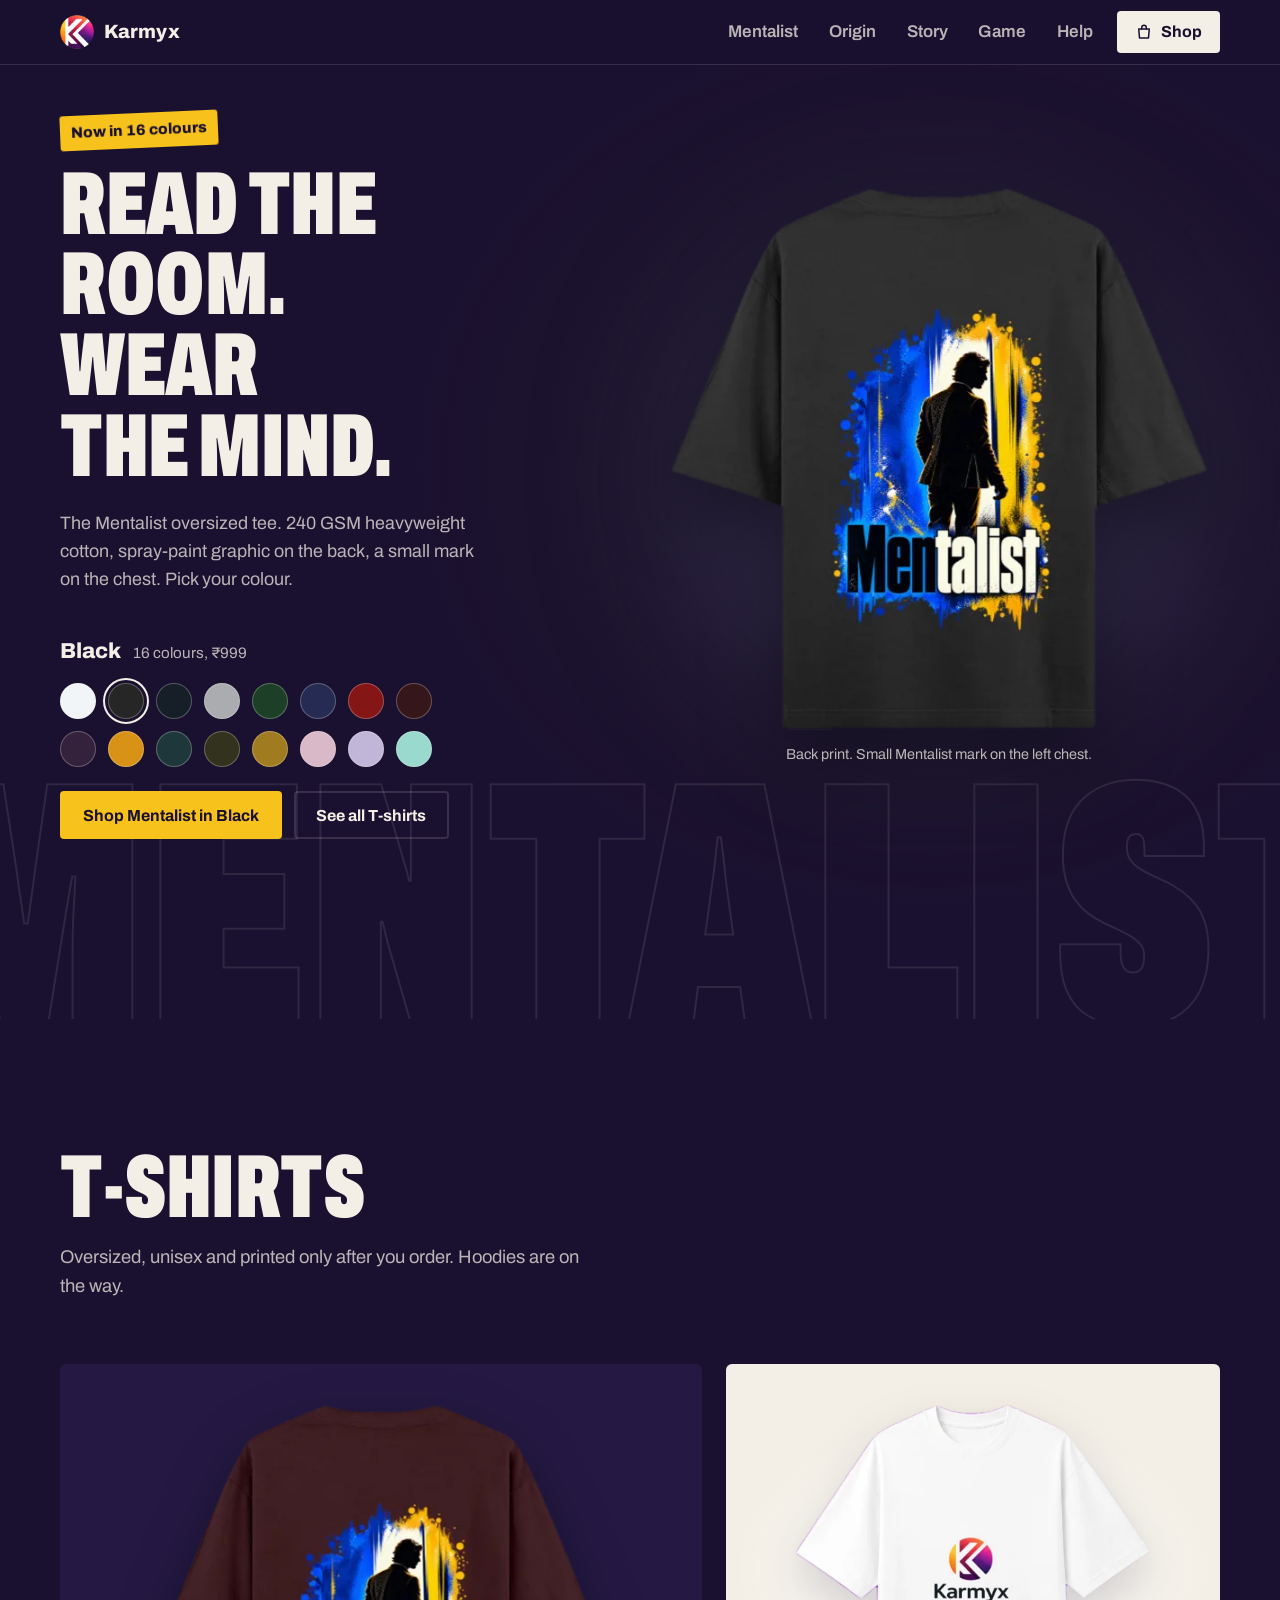
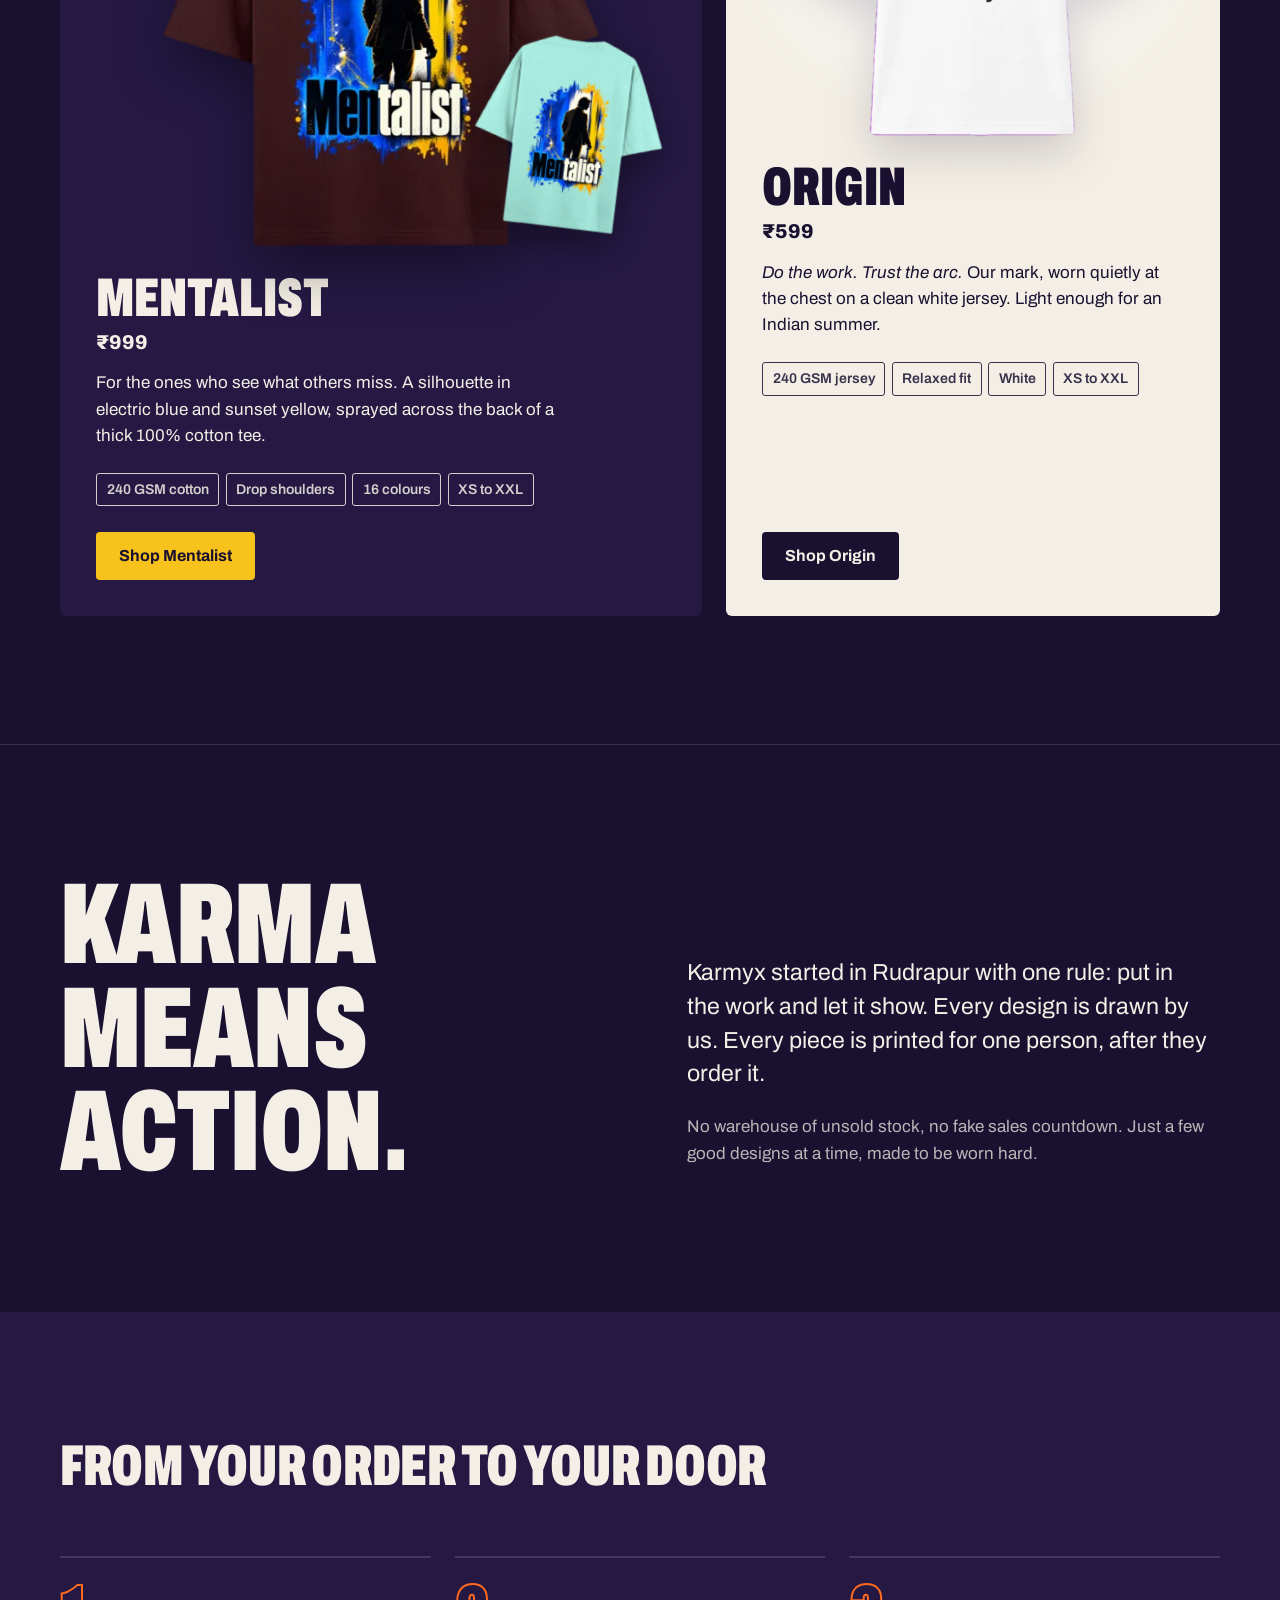
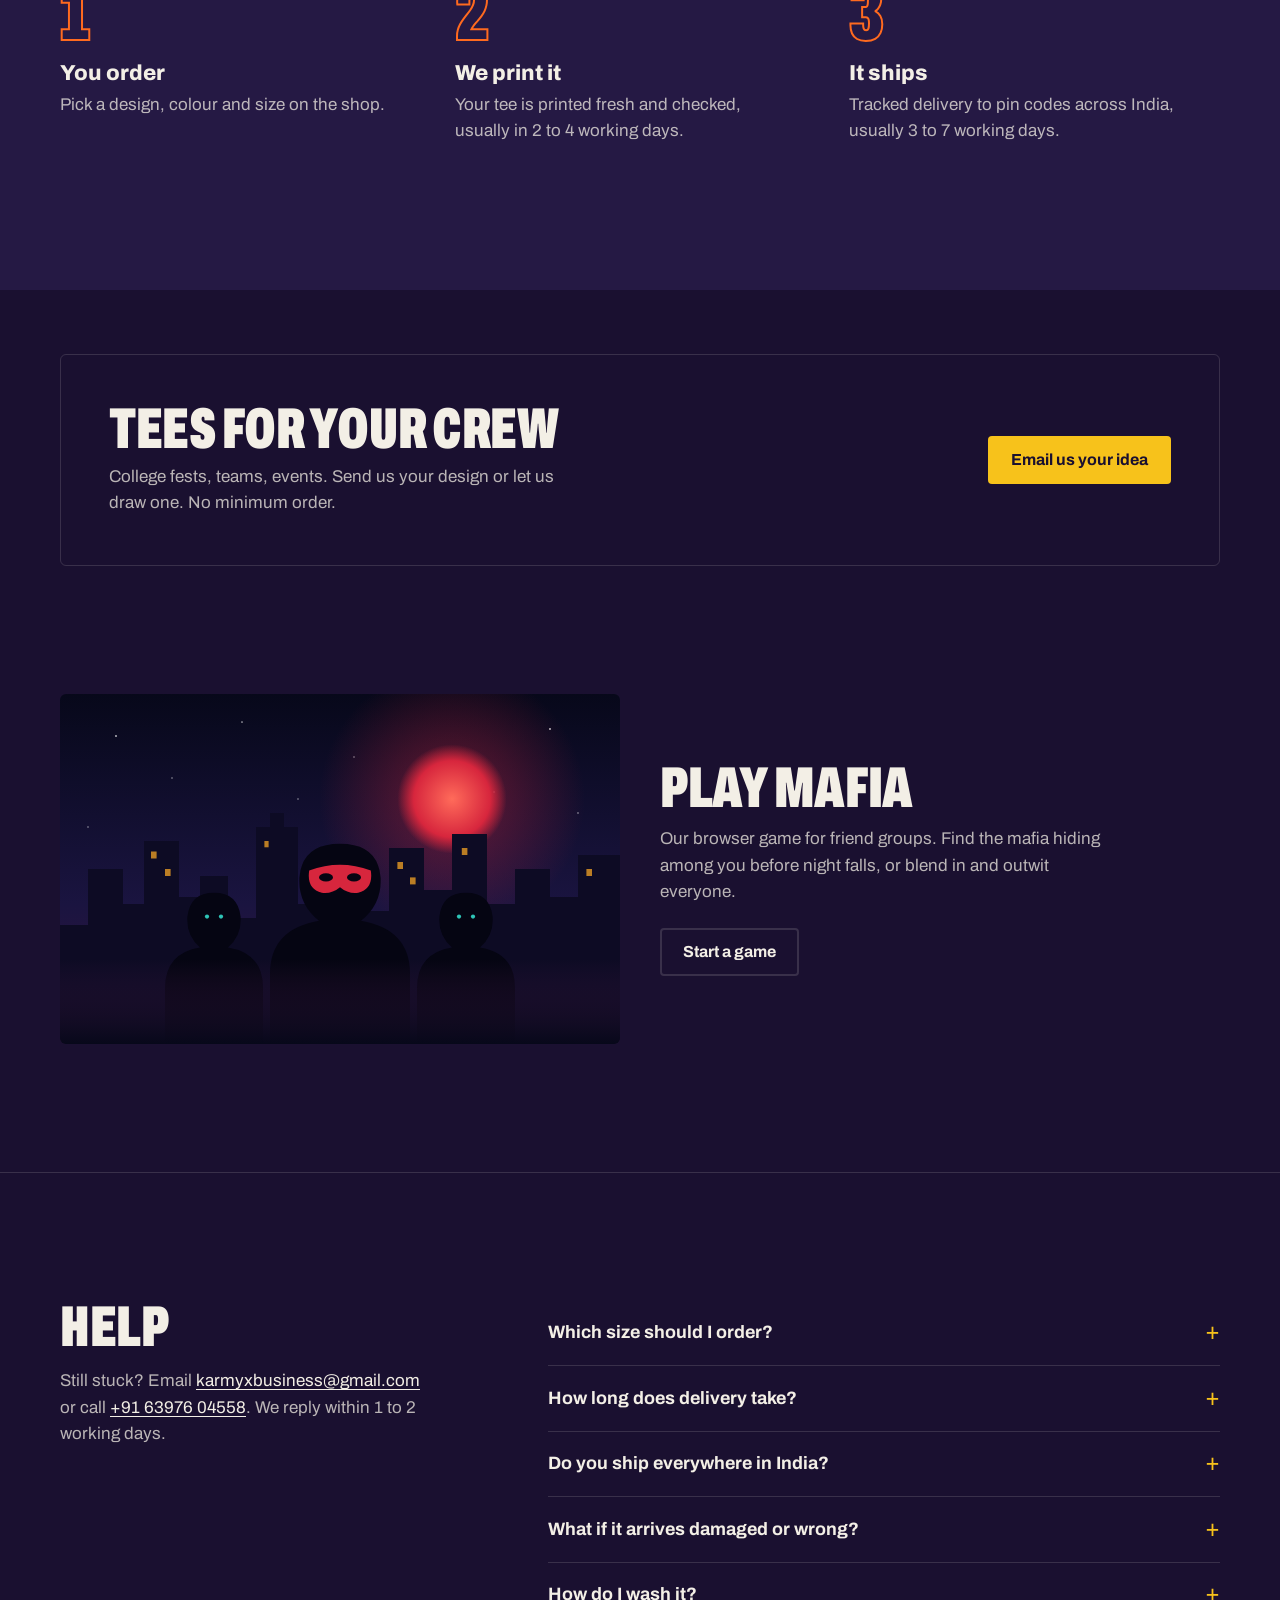
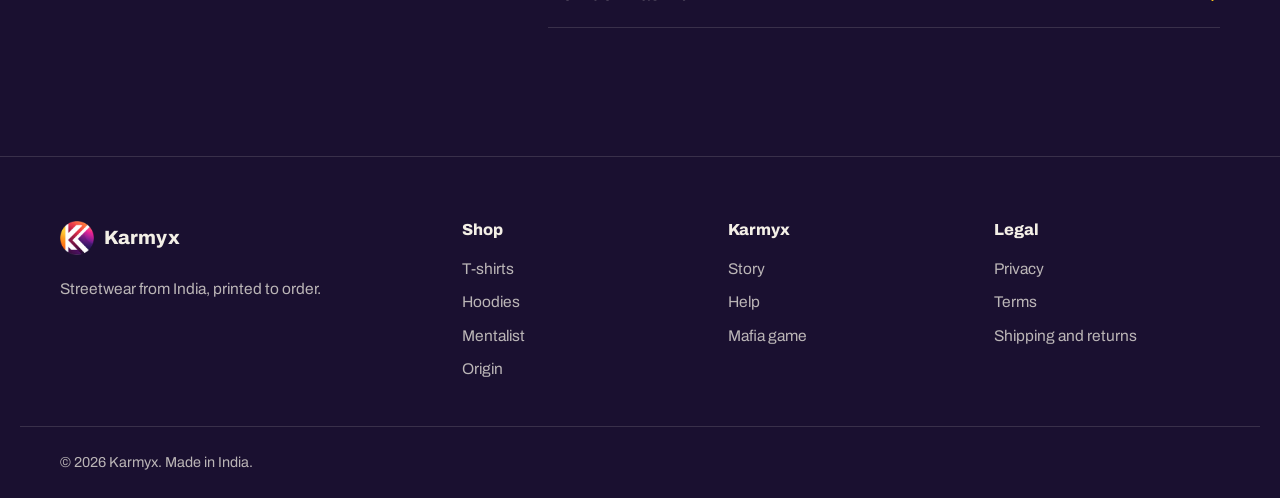
<file: index.html>
<!doctype html>
<html lang="en-IN" class="no-js">
<head>
  <meta charset="utf-8">
  <meta name="viewport" content="width=device-width, initial-scale=1">
  <title>Karmyx | Oversized streetwear, printed to order in India</title>
  <meta name="description" content="Karmyx is an Indian streetwear label: heavyweight oversized tees, including the Mentalist graphic tee in 16 colours and the Origin jersey. Printed to order, shipped across India.">
  <link rel="canonical" href="https://karmyx.co.in/">
  <meta name="theme-color" content="#1A1030">

  <meta property="og:type" content="website">
  <meta property="og:site_name" content="Karmyx">
  <meta property="og:title" content="Karmyx | Oversized streetwear from India">
  <meta property="og:description" content="Mentalist in 16 colours. Origin in white. Oversized, printed to order, shipped across India.">
  <meta property="og:url" content="https://karmyx.co.in/">
  <meta property="og:image" content="https://karmyx.co.in/assets/images/og-image.png">
  <meta property="og:image:width" content="1200">
  <meta property="og:image:height" content="630">
  <meta property="og:locale" content="en_IN">
  <meta name="twitter:card" content="summary_large_image">

  <link rel="icon" href="assets/images/favicon-32.png" sizes="32x32" type="image/png">
  <link rel="icon" href="assets/images/favicon-16.png" sizes="16x16" type="image/png">
  <link rel="apple-touch-icon" href="assets/images/apple-touch-icon.png">
  <link rel="manifest" href="site.webmanifest">

  <link rel="preconnect" href="https://fonts.googleapis.com">
  <link rel="preconnect" href="https://fonts.gstatic.com" crossorigin>
  <link rel="stylesheet" href="https://fonts.googleapis.com/css2?family=Archivo:wdth,wght@62..125,400..900&display=swap">
  <link rel="preload" href="assets/images/products/mentalist-black-900.webp" as="image" type="image/webp">
  <link rel="stylesheet" href="assets/css/styles.css">

  <script type="application/ld+json">
  {
    "@context": "https://schema.org",
    "@graph": [
      {
        "@type": "Organization",
        "@id": "https://karmyx.co.in/#organization",
        "name": "Karmyx",
        "url": "https://karmyx.co.in/",
        "logo": "https://karmyx.co.in/assets/images/icon-512.png",
        "email": "karmyxbusiness@gmail.com",
        "telephone": "+91-6397604558",
        "description": "Indian streetwear label. Oversized tees and jerseys, printed to order.",
        "areaServed": "IN",
        "address": { "@type": "PostalAddress", "addressLocality": "Rudrapur", "addressRegion": "Uttarakhand", "addressCountry": "IN" },
        "sameAs": ["https://shop.karmyx.co.in/"]
      },
      {
        "@type": "Product",
        "name": "Mentalist Oversized T-Shirt",
        "brand": { "@type": "Brand", "name": "Karmyx" },
        "image": "https://karmyx.co.in/assets/images/products/mentalist-black-900.webp",
        "description": "240 GSM heavyweight cotton oversized tee with a spray-paint Mentalist graphic on the back. Unisex, 16 colours.",
        "offers": { "@type": "Offer", "price": "999", "priceCurrency": "INR", "availability": "https://schema.org/InStock", "url": "https://shop.karmyx.co.in/products/unisex-oversized-classic-t-shirt" }
      },
      {
        "@type": "Product",
        "name": "Karmyx Origin Oversized Jersey",
        "brand": { "@type": "Brand", "name": "Karmyx" },
        "image": "https://karmyx.co.in/assets/images/products/origin-front-900.webp",
        "description": "White oversized jersey with the Karmyx mark at the chest. 240 GSM, unisex.",
        "offers": { "@type": "Offer", "price": "599", "priceCurrency": "INR", "availability": "https://schema.org/InStock", "url": "https://shop.karmyx.co.in/products/unisex-oversized-jersey" }
      }
    ]
  }
  </script>
</head>
<body>
  <svg width="0" height="0" style="position:absolute" aria-hidden="true" focusable="false">
    <symbol id="i-bag" viewBox="0 0 24 24" fill="none" stroke="currentColor" stroke-width="2" stroke-linecap="round" stroke-linejoin="round"><path d="M5 8h14l-1 12H6z"/><path d="M9 8V6a3 3 0 0 1 6 0v2"/></symbol>
    <symbol id="i-instagram" viewBox="0 0 24 24" fill="none" stroke="currentColor" stroke-width="2"><rect x="3" y="3" width="18" height="18" rx="5"/><circle cx="12" cy="12" r="4"/><circle cx="17.5" cy="6.5" r="1" fill="currentColor" stroke="none"/></symbol>
    <symbol id="i-linkedin" viewBox="0 0 24 24" fill="currentColor"><path d="M4.98 3.5a2.5 2.5 0 1 1 0 5 2.5 2.5 0 0 1 0-5zM3 9.75h4v11H3zM9.5 9.75h3.8v1.6h.06c.53-1 1.83-2.05 3.77-2.05 4.03 0 4.77 2.6 4.77 6v5.45h-4v-4.8c0-1.15-.02-2.63-1.6-2.63-1.6 0-1.85 1.25-1.85 2.55v4.88h-4z"/></symbol>
    <symbol id="i-x" viewBox="0 0 24 24" fill="currentColor"><path d="M17.8 3h3.1l-6.8 7.7 8 10.3h-6.2l-4.9-6.3L5.4 21H2.3l7.3-8.3L2 3h6.4l4.4 5.8zm-1.1 16.2h1.7L7.4 4.7H5.6z"/></symbol>
    <symbol id="i-youtube" viewBox="0 0 24 24" fill="currentColor"><path d="M23 7.2a3 3 0 0 0-2.1-2.1C19 4.6 12 4.6 12 4.6s-7 0-8.9.5A3 3 0 0 0 1 7.2 31 31 0 0 0 .5 12a31 31 0 0 0 .5 4.8 3 3 0 0 0 2.1 2.1c1.9.5 8.9.5 8.9.5s7 0 8.9-.5a3 3 0 0 0 2.1-2.1 31 31 0 0 0 .5-4.8 31 31 0 0 0-.5-4.8zM9.75 15.02V8.98L15.5 12z"/></symbol>
  </svg>

  <a class="skip-link" href="#main">Skip to content</a>

  <header class="site-header">
    <div class="wrap header-inner">
      <a class="brand" href="./" aria-label="Karmyx home">
        <img src="assets/images/logo-mark-96.png" alt="" width="34" height="34">
        <span>Karmyx</span>
      </a>
      <nav class="nav" id="nav" aria-label="Main">
        <ul>
          <li><a href="#mentalist">Mentalist</a></li>
          <li><a href="#origin">Origin</a></li>
          <li><a href="#story">Story</a></li>
          <li><a href="#play">Game</a></li>
          <li><a href="#faq">Help</a></li>
        </ul>
      </nav>
      <a class="btn btn--shop" href="https://shop.karmyx.co.in" data-config-href="STORE_URL"><svg aria-hidden="true"><use href="#i-bag"/></svg>Shop</a>
      <button class="menu-toggle" type="button" aria-expanded="false" aria-controls="nav"><span class="visually-hidden">Menu</span><span class="bars" aria-hidden="true"></span></button>
    </div>
  </header>

  <main id="main">
    <!-- Hero: the colour wall -->
    <section class="hero" id="mentalist" aria-labelledby="hero-title" style="--tee:#262626">
      <div class="wrap hero-grid">
        <div class="hero-head">
          <p class="sticker">Now in 16 colours</p>
          <h1 id="hero-title" class="display">Read the room. Wear the mind.</h1>
          <p class="hero-sub">The Mentalist oversized tee. 240 GSM heavyweight cotton, spray-paint graphic on the back, a small mark on the chest. Pick your colour.</p>

        </div>
        <figure class="hero-tee">
          <div class="tee-glow" aria-hidden="true"></div>
          <img id="tee-img" src="assets/images/products/mentalist-black-900.webp" srcset="assets/images/products/mentalist-black-480.webp 480w, assets/images/products/mentalist-black-900.webp 600w" sizes="(min-width: 960px) 46vw, 92vw" width="600" height="605" alt="Mentalist oversized tee in Black, back view with the blue and yellow spray-paint Mentalist graphic" fetchpriority="high">
          <figcaption>Back print. Small Mentalist mark on the left chest.</figcaption>
        </figure>
        <div class="hero-buy">
          <fieldset class="picker">
            <legend><span class="picker-name" aria-live="polite">Black</span><span class="picker-count">16 colours, ₹999</span></legend>
            <div class="swatches" role="radiogroup" aria-label="Mentalist colour">
              <button type="button" class="swatch" role="radio" aria-checked="false" style="--c:#F2F5F8" data-name="White" data-slug="white" data-variant="67272717828269"><span class="visually-hidden">White</span></button>
              <button type="button" class="swatch" role="radio" aria-checked="true" style="--c:#262626" data-name="Black" data-slug="black" data-variant="67272718024877"><span class="visually-hidden">Black</span></button>
              <button type="button" class="swatch" role="radio" aria-checked="false" style="--c:#161F28" data-name="Navy Blue" data-slug="navy-blue" data-variant="67272718221485"><span class="visually-hidden">Navy Blue</span></button>
              <button type="button" class="swatch" role="radio" aria-checked="false" style="--c:#AAACB0" data-name="Grey Melange" data-slug="grey-melange" data-variant="67272718418093"><span class="visually-hidden">Grey Melange</span></button>
              <button type="button" class="swatch" role="radio" aria-checked="false" style="--c:#1D3F28" data-name="Bottle Green" data-slug="bottle-green" data-variant="67272718614701"><span class="visually-hidden">Bottle Green</span></button>
              <button type="button" class="swatch" role="radio" aria-checked="false" style="--c:#262B53" data-name="Royal Blue" data-slug="royal-blue" data-variant="67272718811309"><span class="visually-hidden">Royal Blue</span></button>
              <button type="button" class="swatch" role="radio" aria-checked="false" style="--c:#841616" data-name="Red" data-slug="red" data-variant="67272719007917"><span class="visually-hidden">Red</span></button>
              <button type="button" class="swatch" role="radio" aria-checked="false" style="--c:#35161A" data-name="Maroon" data-slug="maroon" data-variant="67272719204525"><span class="visually-hidden">Maroon</span></button>
              <button type="button" class="swatch" role="radio" aria-checked="false" style="--c:#34223D" data-name="Purple" data-slug="purple" data-variant="67272719401133"><span class="visually-hidden">Purple</span></button>
              <button type="button" class="swatch" role="radio" aria-checked="false" style="--c:#D89216" data-name="Golden Yellow" data-slug="golden-yellow" data-variant="67272719597741"><span class="visually-hidden">Golden Yellow</span></button>
              <button type="button" class="swatch" role="radio" aria-checked="false" style="--c:#1E373B" data-name="Petrol Blue" data-slug="petrol-blue" data-variant="67272719794349"><span class="visually-hidden">Petrol Blue</span></button>
              <button type="button" class="swatch" role="radio" aria-checked="false" style="--c:#33321E" data-name="Olive Green" data-slug="olive-green" data-variant="67272719990957"><span class="visually-hidden">Olive Green</span></button>
              <button type="button" class="swatch" role="radio" aria-checked="false" style="--c:#A17B20" data-name="Mustard Yellow" data-slug="mustard-yellow" data-variant="67272720187565"><span class="visually-hidden">Mustard Yellow</span></button>
              <button type="button" class="swatch" role="radio" aria-checked="false" style="--c:#D9B8C8" data-name="Light Baby Pink" data-slug="light-baby-pink" data-variant="67272720384173"><span class="visually-hidden">Light Baby Pink</span></button>
              <button type="button" class="swatch" role="radio" aria-checked="false" style="--c:#C1B6D7" data-name="Lavender" data-slug="lavender" data-variant="67272720580781"><span class="visually-hidden">Lavender</span></button>
              <button type="button" class="swatch" role="radio" aria-checked="false" style="--c:#9AD9CD" data-name="Mint" data-slug="mint" data-variant="67272720777389"><span class="visually-hidden">Mint</span></button>
            </div>
          </fieldset>

          <div class="hero-ctas">
            <a class="btn btn--primary" id="shop-colour" href="https://shop.karmyx.co.in/products/unisex-oversized-classic-t-shirt?variant=67272718024877"><span>Shop Mentalist in <span class="cta-colour">Black</span></span></a>
            <a class="btn btn--quiet" href="#shop">See all T-shirts</a>
          </div>
        </div>

      </div>
      <p class="hero-word" aria-hidden="true">Mentalist</p>
    </section>

    <!-- T-shirts -->
    <section class="drop" id="shop" aria-labelledby="drop-title">
      <div class="wrap">
        <h2 id="drop-title" class="display display--md">T-shirts</h2>
        <p class="drop-intro">Oversized, unisex and printed only after you order. Hoodies are on the way.</p>

        <div class="drop-grid">
          <article class="piece piece--mentalist" aria-labelledby="p-mentalist">
            <div class="piece-media">
              <img src="assets/images/products/mentalist-maroon-900.webp" srcset="assets/images/products/mentalist-maroon-480.webp 480w, assets/images/products/mentalist-maroon-900.webp 600w" sizes="(min-width: 960px) 34vw, 80vw" width="600" height="605" alt="Mentalist oversized tee in Maroon, back view" loading="lazy" class="piece-back">
              <img src="assets/images/products/mentalist-mint-480.webp" width="480" height="484" alt="Mentalist oversized tee in Mint, back view" loading="lazy" class="piece-side">
            </div>
            <div class="piece-body">
              <h3 id="p-mentalist">Mentalist</h3>
              <p class="price">₹999</p>
              <p>For the ones who see what others miss. A silhouette in electric blue and sunset yellow, sprayed across the back of a thick 100% cotton tee.</p>
              <ul class="specs">
                <li>240 GSM cotton</li><li>Drop shoulders</li><li>16 colours</li><li>XS to XXL</li>
              </ul>
              <a class="btn btn--primary" href="https://shop.karmyx.co.in/products/unisex-oversized-classic-t-shirt">Shop Mentalist</a>
            </div>
          </article>

          <article class="piece piece--origin" id="origin" aria-labelledby="p-origin">
            <div class="piece-media">
              <img src="assets/images/products/origin-front-900.webp" srcset="assets/images/products/origin-front-480.webp 480w, assets/images/products/origin-front-900.webp 600w" sizes="(min-width: 960px) 30vw, 80vw" width="604" height="564" alt="Karmyx Origin oversized jersey in white with the Karmyx logo at the chest" loading="lazy">
            </div>
            <div class="piece-body">
              <h3 id="p-origin">Origin</h3>
              <p class="price">₹599</p>
              <p><em>Do the work. Trust the arc.</em> Our mark, worn quietly at the chest on a clean white jersey. Light enough for an Indian summer.</p>
              <ul class="specs">
                <li>240 GSM jersey</li><li>Relaxed fit</li><li>White</li><li>XS to XXL</li>
              </ul>
              <a class="btn btn--ink" href="https://shop.karmyx.co.in/products/unisex-oversized-jersey">Shop Origin</a>
            </div>
          </article>
        </div>
      </div>
    </section>

    <!-- Story -->
    <section class="story" id="story" aria-labelledby="story-title">
      <div class="wrap story-grid">
        <h2 id="story-title" class="display display--lg">Karma means action.</h2>
        <div class="story-copy">
          <p class="lead">Karmyx started in Rudrapur with one rule: put in the work and let it show. Every design is drawn by us. Every piece is printed for one person, after they order it.</p>
          <p>No warehouse of unsold stock, no fake sales countdown. Just a few good designs at a time, made to be worn hard.</p>
        </div>
      </div>
    </section>

    <!-- How an order works (a real sequence) -->
    <section class="process" aria-labelledby="process-title">
      <div class="wrap">
        <h2 id="process-title" class="display display--sm">From your order to your door</h2>
        <ol class="steps">
          <li><span class="step-n" aria-hidden="true">1</span><h3>You order</h3><p>Pick a design, colour and size on the shop.</p></li>
          <li><span class="step-n" aria-hidden="true">2</span><h3>We print it</h3><p>Your tee is printed fresh and checked, usually in 2 to 4 working days.</p></li>
          <li><span class="step-n" aria-hidden="true">3</span><h3>It ships</h3><p>Tracked delivery to pin codes across India, usually 3 to 7 working days.</p></li>
        </ol>
      </div>
    </section>

    <!-- Bulk -->
    <section class="bulk" aria-labelledby="bulk-title">
      <div class="wrap"><div class="bulk-inner">
        <div>
          <h2 id="bulk-title" class="display display--sm">Tees for your crew</h2>
          <p>College fests, teams, events. Send us your design or let us draw one. No minimum order.</p>
        </div>
        <a class="btn btn--primary" href="mailto:karmyxbusiness@gmail.com?subject=Custom%20order%20enquiry">Email us your idea</a>
      </div></div>
    </section>

    <!-- Game -->
    <section class="play" id="play" aria-labelledby="play-title">
      <div class="wrap play-inner">
        <img src="assets/images/infiltrators-art.svg" alt="" width="800" height="500" loading="lazy">
        <div>
          <h2 id="play-title" class="display display--sm">Play Mafia</h2>
          <p>Our browser game for friend groups. Find the mafia hiding among you before night falls, or blend in and outwit everyone.</p>
          <a class="btn btn--quiet" href="https://www.game.karmyx.co.in" data-config-href="GAME_URL" target="_blank" rel="noopener">Start a game<span class="visually-hidden"> (opens in a new tab)</span></a>
        </div>
      </div>
    </section>

    <!-- FAQ -->
    <section class="faq" id="faq" aria-labelledby="faq-title">
      <div class="wrap faq-grid">
        <div>
          <h2 id="faq-title" class="display display--sm">Help</h2>
          <p>Still stuck? Email <a href="mailto:karmyxbusiness@gmail.com" data-config-href="EMAIL" data-config-text="EMAIL">karmyxbusiness@gmail.com</a> or call <a href="tel:+916397604558">+91&nbsp;63976&nbsp;04558</a>. We reply within 1 to 2 working days.</p>
        </div>
        <div class="faq-list">
          <details>
            <summary>Which size should I order?</summary>
            <p>Both pieces are cut oversized. Take your usual size for the loose, dropped-shoulder look. Size down once if you want it closer to the body.</p>
          </details>
          <details>
            <summary>How long does delivery take?</summary>
            <p>Printing takes 2 to 4 working days, then delivery takes about 3 to 7 working days depending on your pin code. You get tracking once it ships.</p>
          </details>
          <details>
            <summary>Do you ship everywhere in India?</summary>
            <p>We ship to most serviceable pin codes. If yours isn't covered, checkout will tell you before you pay.</p>
          </details>
          <details>
            <summary>What if it arrives damaged or wrong?</summary>
            <p>Email us within 7 days of delivery with your order number and a photo, and we'll send a free replacement or refund. Details are on <a href="shipping-returns.html">Shipping and returns</a>.</p>
          </details>
          <details>
            <summary>How do I wash it?</summary>
            <p>Inside out, cold water. Don't iron directly on the print and skip high-heat tumble drying. The print will hold its colour for a long time.</p>
          </details>
        </div>
      </div>
    </section>
  </main>

  <footer class="site-footer">
    <div class="wrap footer-grid">
      <div class="footer-brand">
        <a class="brand" href="./" aria-label="Karmyx home"><img src="assets/images/logo-mark-96.png" alt="" width="34" height="34"><span>Karmyx</span></a>
        <p>Streetwear from India, printed to order.</p>
        <ul class="socials">
          <li><a href="" data-config-href="SOCIAL.instagram" data-hide-if-empty aria-label="Karmyx on Instagram" target="_blank" rel="noopener"><svg aria-hidden="true"><use href="#i-instagram"/></svg></a></li>
          <li><a href="" data-config-href="SOCIAL.linkedin" data-hide-if-empty aria-label="Karmyx on LinkedIn" target="_blank" rel="noopener"><svg aria-hidden="true"><use href="#i-linkedin"/></svg></a></li>
          <li><a href="" data-config-href="SOCIAL.x" data-hide-if-empty aria-label="Karmyx on X" target="_blank" rel="noopener"><svg aria-hidden="true"><use href="#i-x"/></svg></a></li>
          <li><a href="" data-config-href="SOCIAL.youtube" data-hide-if-empty aria-label="Karmyx on YouTube" target="_blank" rel="noopener"><svg aria-hidden="true"><use href="#i-youtube"/></svg></a></li>
        </ul>
      </div>
      <div>
        <h2>Shop</h2>
        <ul>
          <li><a href="https://shop.karmyx.co.in/collections/t-shirts">T-shirts</a></li>
          <li><a href="https://shop.karmyx.co.in/collections/hoodies">Hoodies</a></li>
          <li><a href="https://shop.karmyx.co.in/products/unisex-oversized-classic-t-shirt">Mentalist</a></li>
          <li><a href="https://shop.karmyx.co.in/products/unisex-oversized-jersey">Origin</a></li>
        </ul>
      </div>
      <div>
        <h2>Karmyx</h2>
        <ul>
          <li><a href="./#story">Story</a></li>
          <li><a href="./#faq">Help</a></li>
          <li><a href="https://www.game.karmyx.co.in" data-config-href="GAME_URL">Mafia game</a></li>
        </ul>
      </div>
      <div>
        <h2>Legal</h2>
        <ul>
          <li><a href="privacy.html">Privacy</a></li>
          <li><a href="terms.html">Terms</a></li>
          <li><a href="shipping-returns.html">Shipping and returns</a></li>
        </ul>
      </div>
    </div>
    <div class="wrap footer-bottom">
      <p>© <span data-year>2026</span> Karmyx. Made in India.</p>
      <p class="footer-legal-ids"></p>
    </div>
  </footer>

  <script src="site.config.js"></script>
  <script src="assets/js/main.js" defer></script>
</body>
</html>
</file>
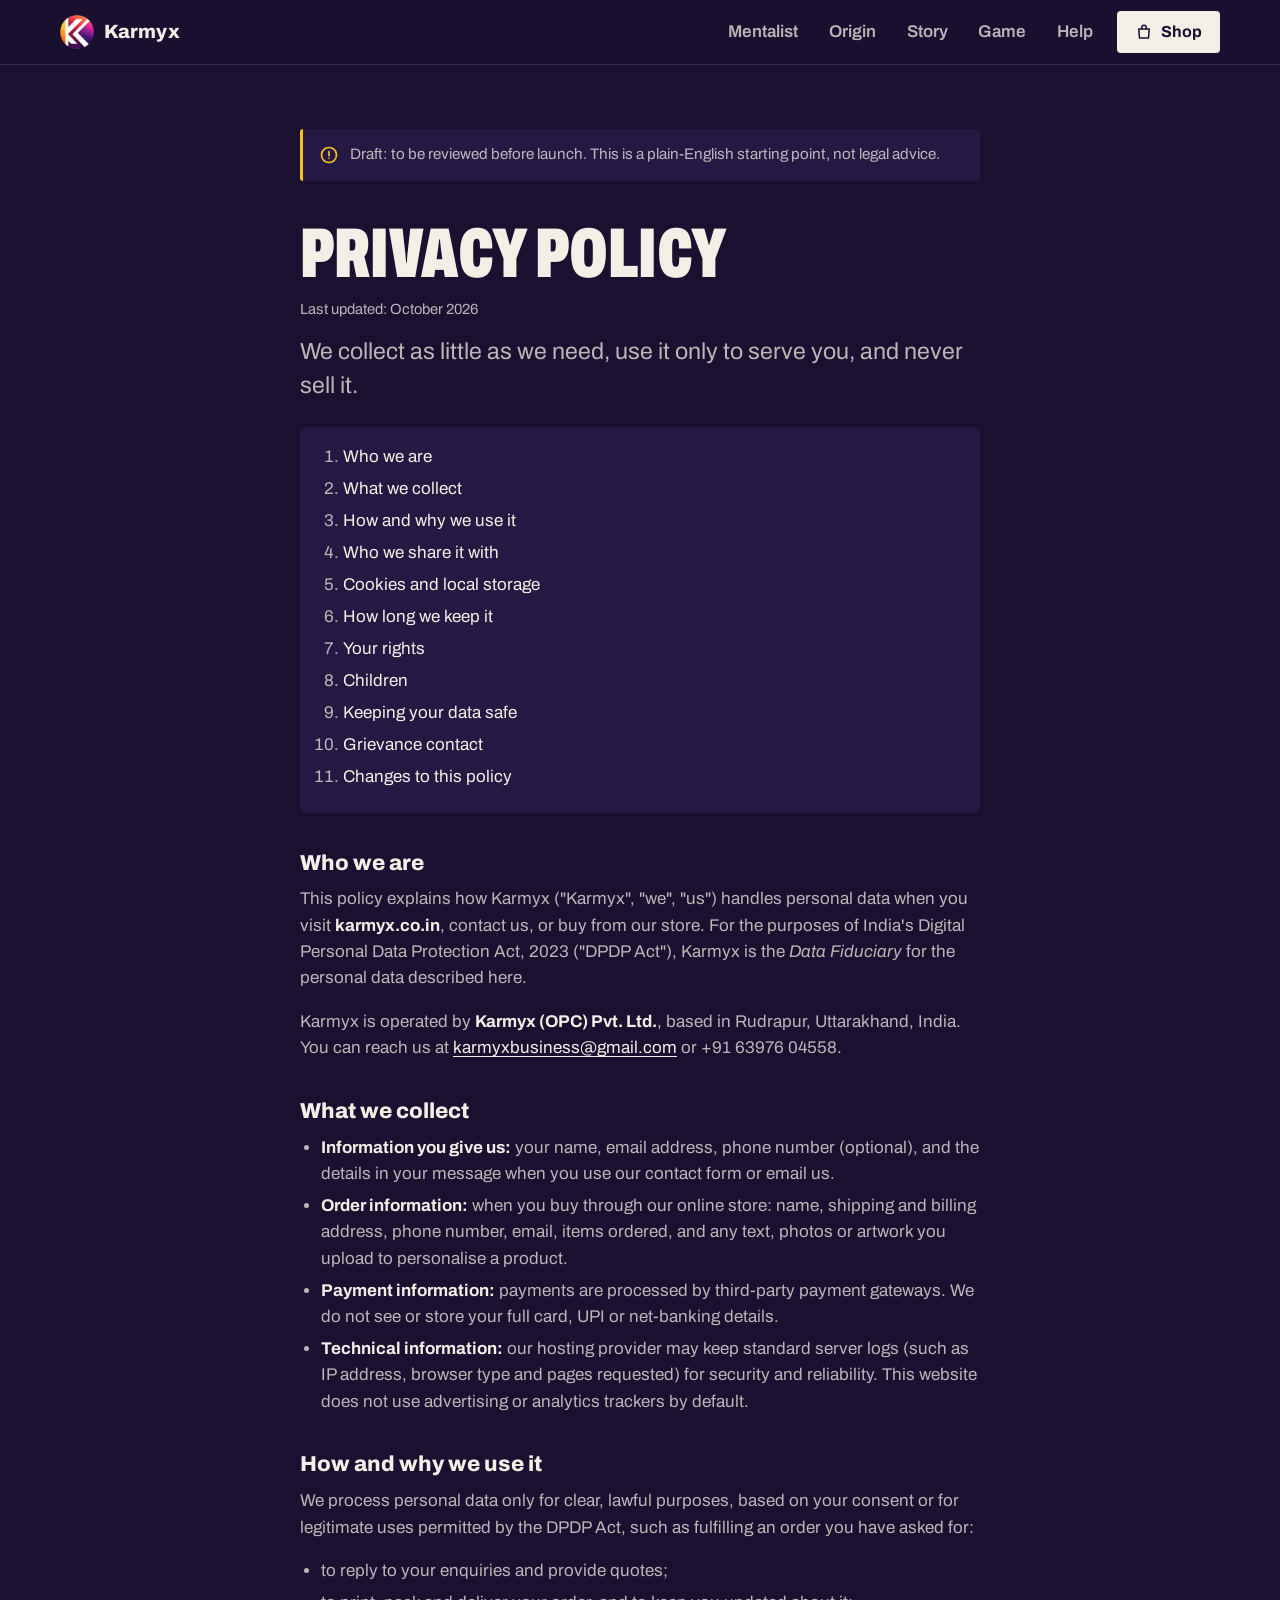
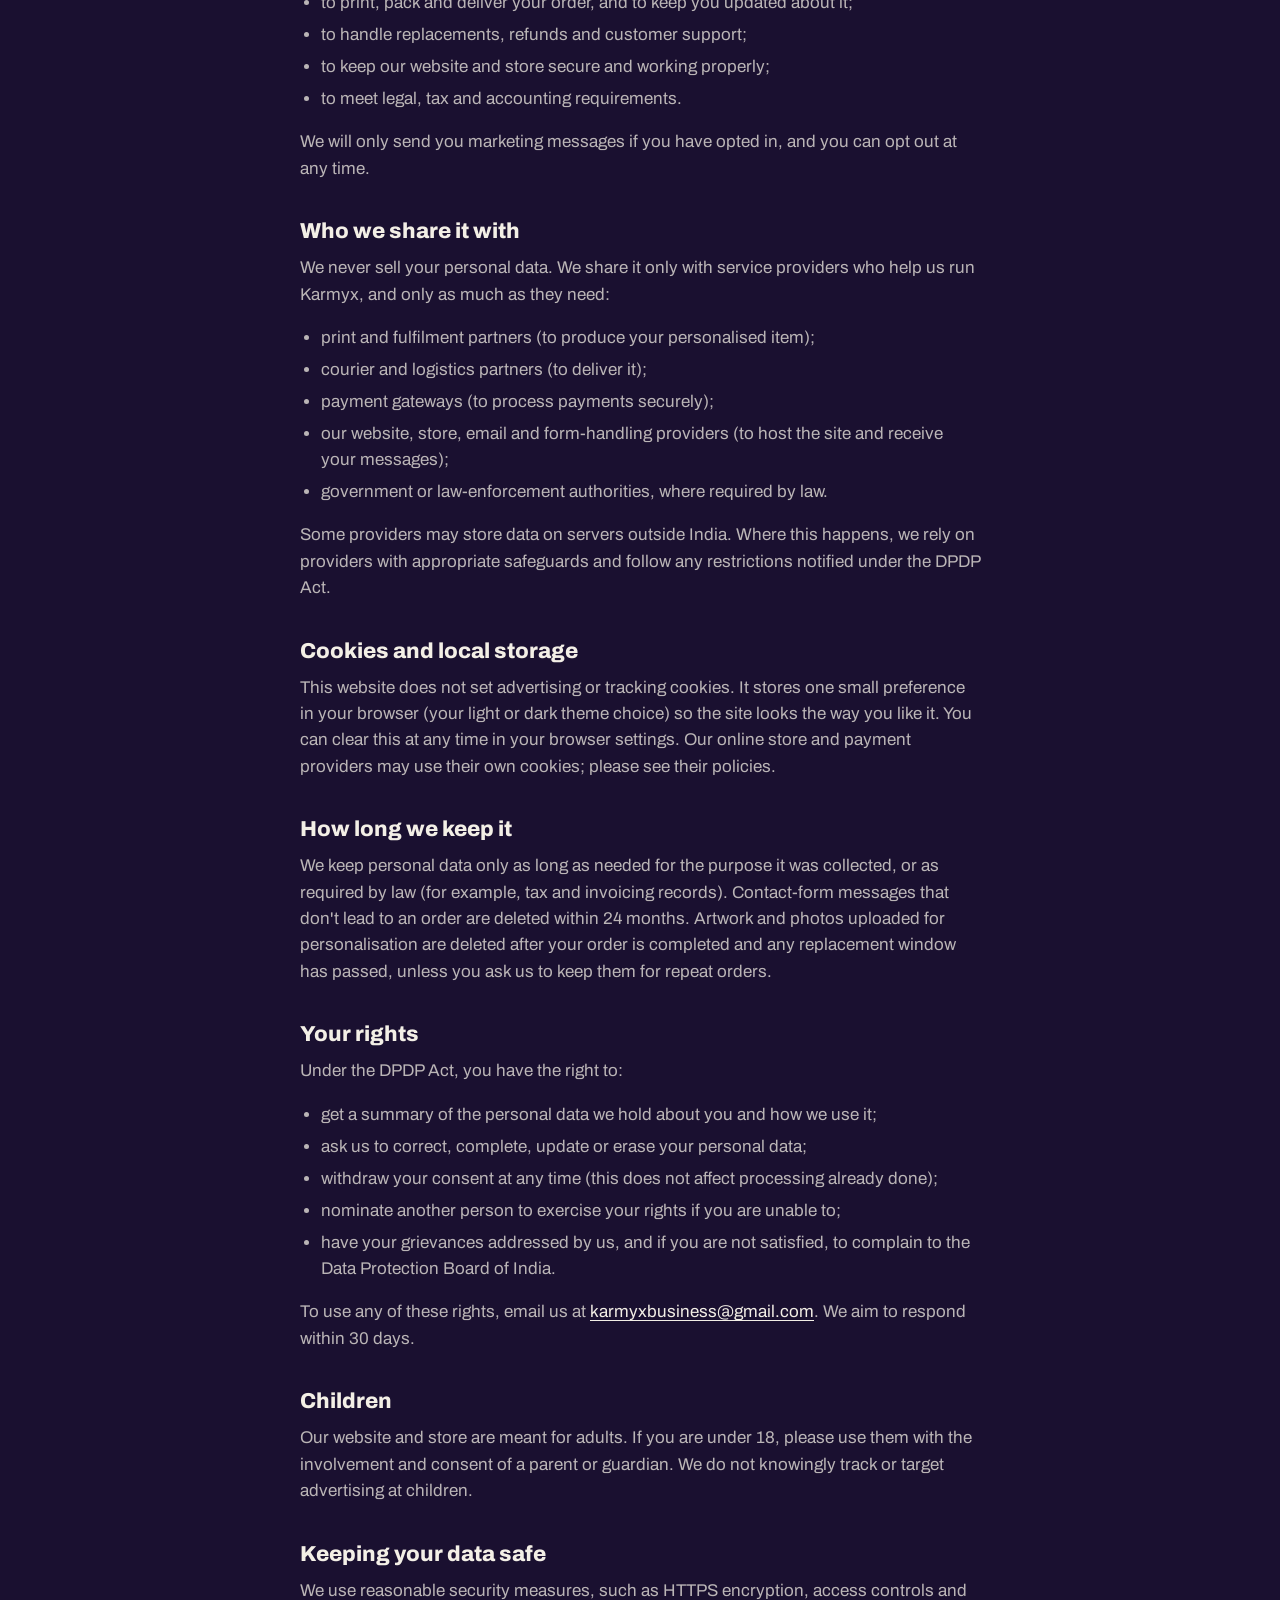
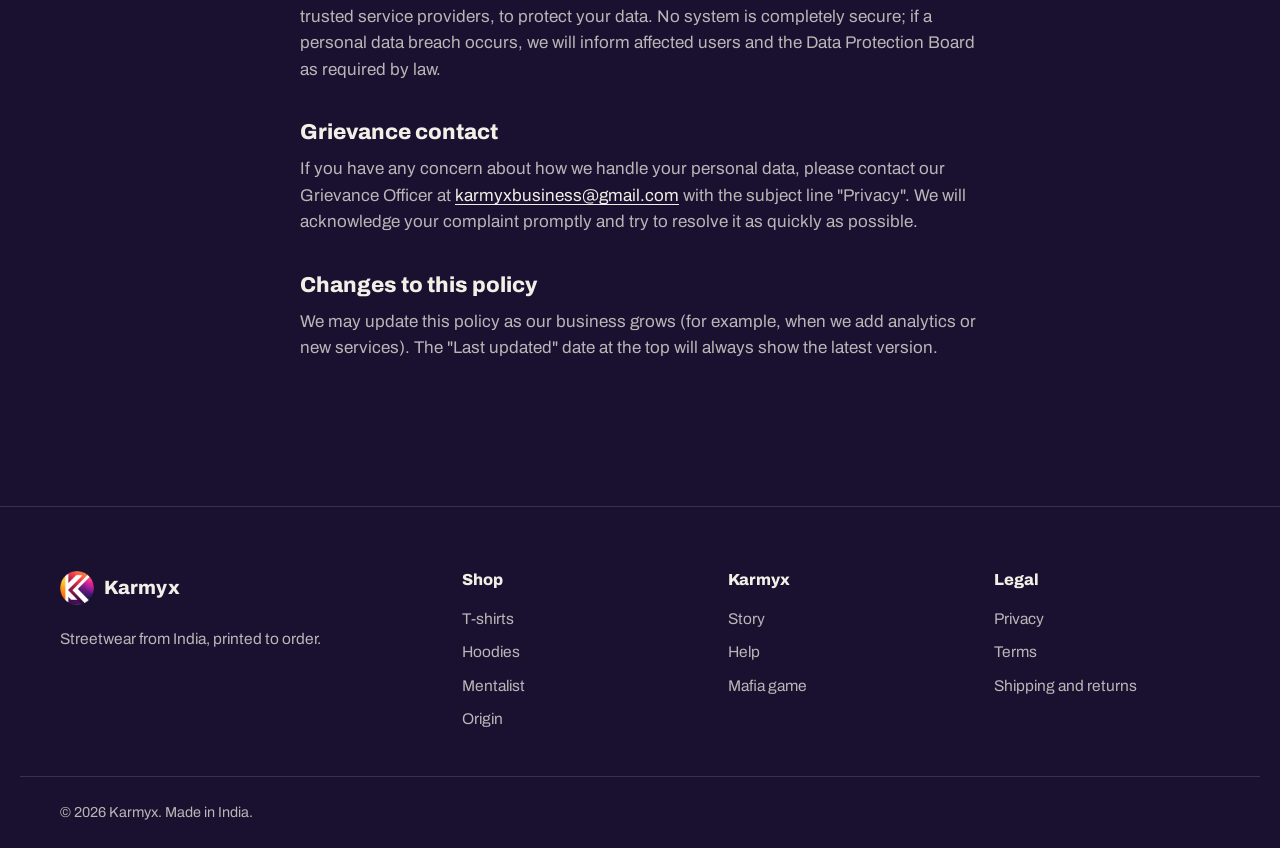
<file: privacy.html>
<!doctype html>
<html lang="en-IN" class="no-js">
<head>
  <meta charset="utf-8">
  <meta name="viewport" content="width=device-width, initial-scale=1">
  <title>Privacy Policy | Karmyx</title>
  <meta name="description" content="How Karmyx collects, uses and protects your personal data, in line with India's Digital Personal Data Protection Act, 2023.">
  <link rel="canonical" href="https://karmyx.co.in/privacy.html">
  <meta name="theme-color" content="#1A1030">
  <meta property="og:type" content="website">
  <meta property="og:site_name" content="Karmyx">
  <meta property="og:title" content="Privacy Policy | Karmyx">
  <meta property="og:description" content="How Karmyx collects, uses and protects your personal data, in line with India's Digital Personal Data Protection Act, 2023.">
  <meta property="og:image" content="https://karmyx.co.in/assets/images/og-image.png">
  <meta name="twitter:card" content="summary_large_image">
  <link rel="icon" href="assets/images/favicon-32.png" sizes="32x32" type="image/png">
  <link rel="icon" href="assets/images/favicon-16.png" sizes="16x16" type="image/png">
  <link rel="apple-touch-icon" href="assets/images/apple-touch-icon.png">
  <link rel="manifest" href="site.webmanifest">
  <link rel="preconnect" href="https://fonts.googleapis.com">
  <link rel="preconnect" href="https://fonts.gstatic.com" crossorigin>
  <link rel="stylesheet" href="https://fonts.googleapis.com/css2?family=Archivo:wdth,wght@62..125,400..900&display=swap">
  <noscript><link rel="stylesheet" href="https://fonts.googleapis.com/css2?family=Archivo:wdth,wght@62..125,400..900&display=swap"></noscript>
  <link rel="stylesheet" href="assets/css/styles.css">
</head>
<body class="legal-page">
  <svg width="0" height="0" style="position:absolute" aria-hidden="true" focusable="false">
    <symbol id="i-arrow" viewBox="0 0 24 24" fill="none" stroke="currentColor" stroke-width="2" stroke-linecap="round" stroke-linejoin="round"><path d="M5 12h14M13 6l6 6-6 6"/></symbol>
    <symbol id="i-sun" viewBox="0 0 24 24" fill="none" stroke="currentColor" stroke-width="2" stroke-linecap="round"><circle cx="12" cy="12" r="4"/><path d="M12 2v2M12 20v2M4.9 4.9l1.4 1.4M17.7 17.7l1.4 1.4M2 12h2M20 12h2M4.9 19.1l1.4-1.4M17.7 6.3l1.4-1.4"/></symbol>
    <symbol id="i-moon" viewBox="0 0 24 24" fill="none" stroke="currentColor" stroke-width="2" stroke-linecap="round" stroke-linejoin="round"><path d="M21 12.8A9 9 0 1 1 11.2 3a7 7 0 0 0 9.8 9.8z"/></symbol>
    <symbol id="i-alert" viewBox="0 0 24 24" fill="none" stroke="currentColor" stroke-width="2" stroke-linecap="round" stroke-linejoin="round"><circle cx="12" cy="12" r="9"/><path d="M12 8v5M12 16h.01"/></symbol>
    <symbol id="i-bag" viewBox="0 0 24 24" fill="none" stroke="currentColor" stroke-width="2" stroke-linecap="round" stroke-linejoin="round"><path d="M5 8h14l-1 12H6z"/><path d="M9 8V6a3 3 0 0 1 6 0v2"/></symbol>
    <symbol id="i-instagram" viewBox="0 0 24 24" fill="none" stroke="currentColor" stroke-width="2"><rect x="3" y="3" width="18" height="18" rx="5"/><circle cx="12" cy="12" r="4"/><circle cx="17.5" cy="6.5" r="1" fill="currentColor" stroke="none"/></symbol>
    <symbol id="i-linkedin" viewBox="0 0 24 24" fill="currentColor"><path d="M4.98 3.5a2.5 2.5 0 1 1 0 5 2.5 2.5 0 0 1 0-5zM3 9.75h4v11H3zM9.5 9.75h3.8v1.6h.06c.53-1 1.83-2.05 3.77-2.05 4.03 0 4.77 2.6 4.77 6v5.45h-4v-4.8c0-1.15-.02-2.63-1.6-2.63-1.6 0-1.85 1.25-1.85 2.55v4.88h-4z"/></symbol>
    <symbol id="i-x" viewBox="0 0 24 24" fill="currentColor"><path d="M17.8 3h3.1l-6.8 7.7 8 10.3h-6.2l-4.9-6.3L5.4 21H2.3l7.3-8.3L2 3h6.4l4.4 5.8zm-1.1 16.2h1.7L7.4 4.7H5.6z"/></symbol>
    <symbol id="i-youtube" viewBox="0 0 24 24" fill="currentColor"><path d="M23 7.2a3 3 0 0 0-2.1-2.1C19 4.6 12 4.6 12 4.6s-7 0-8.9.5A3 3 0 0 0 1 7.2 31 31 0 0 0 .5 12a31 31 0 0 0 .5 4.8 3 3 0 0 0 2.1 2.1c1.9.5 8.9.5 8.9.5s7 0 8.9-.5a3 3 0 0 0 2.1-2.1 31 31 0 0 0 .5-4.8 31 31 0 0 0-.5-4.8zM9.75 15.02V8.98L15.5 12z"/></symbol>
  </svg>

  <a class="skip-link" href="#main">Skip to content</a>

  <header class="site-header">
    <div class="wrap header-inner">
      <a class="brand" href="./" aria-label="Karmyx home">
        <img src="assets/images/logo-mark-96.png" alt="" width="34" height="34">
        <span>Karmyx</span>
      </a>
      <nav class="nav" id="nav" aria-label="Main">
        <ul>
          <li><a href="./#mentalist">Mentalist</a></li>
          <li><a href="./#origin">Origin</a></li>
          <li><a href="./#story">Story</a></li>
          <li><a href="./#play">Game</a></li>
          <li><a href="./#faq">Help</a></li>
        </ul>
      </nav>
      <a class="btn btn--shop" href="https://shop.karmyx.co.in" data-config-href="STORE_URL"><svg aria-hidden="true"><use href="#i-bag"/></svg>Shop</a>
      <button class="menu-toggle" type="button" aria-expanded="false" aria-controls="nav"><span class="visually-hidden">Menu</span><span class="bars" aria-hidden="true"></span></button>
    </div>
  </header>

  <main id="main">
    <div class="container legal-wrap">
      <div class="draft-note" role="note"><svg aria-hidden="true"><use href="#i-alert"/></svg><p style="margin:0">Draft: to be reviewed before launch. This is a plain-English starting point, not legal advice.</p></div>
      <h1>Privacy Policy</h1>
      <p class="legal-meta">Last updated: October 2026</p>
      <p class="lead">We collect as little as we need, use it only to serve you, and never sell it.</p>
      <nav class="legal-toc" aria-label="On this page">
        <ol>
          <li><a href="#who">Who we are</a></li>
          <li><a href="#collect">What we collect</a></li>
          <li><a href="#use">How and why we use it</a></li>
          <li><a href="#share">Who we share it with</a></li>
          <li><a href="#cookies">Cookies and local storage</a></li>
          <li><a href="#keep">How long we keep it</a></li>
          <li><a href="#rights">Your rights</a></li>
          <li><a href="#children">Children</a></li>
          <li><a href="#security">Keeping your data safe</a></li>
          <li><a href="#grievance">Grievance contact</a></li>
          <li><a href="#changes">Changes to this policy</a></li>
        </ol>
      </nav>
      <section aria-labelledby="who">
        <h2 id="who">Who we are</h2>
        <p>This policy explains how Karmyx ("Karmyx", "we", "us") handles personal data when you visit <strong>karmyx.co.in</strong>, contact us, or buy from our store. For the purposes of India's Digital Personal Data Protection Act, 2023 ("DPDP Act"), Karmyx is the <em>Data Fiduciary</em> for the personal data described here.</p>
        <p>Karmyx is operated by <strong>Karmyx (OPC) Pvt. Ltd.</strong>, based in Rudrapur, Uttarakhand, India. You can reach us at <a href="mailto:karmyxbusiness@gmail.com" data-config-href="EMAIL" data-config-text="EMAIL">karmyxbusiness@gmail.com</a> or +91 63976 04558.</p>
      </section>
      <section aria-labelledby="collect">
        <h2 id="collect">What we collect</h2>
        <ul>
          <li><strong>Information you give us:</strong> your name, email address, phone number (optional), and the details in your message when you use our contact form or email us.</li>
          <li><strong>Order information:</strong> when you buy through our online store: name, shipping and billing address, phone number, email, items ordered, and any text, photos or artwork you upload to personalise a product.</li>
          <li><strong>Payment information:</strong> payments are processed by third-party payment gateways. We do not see or store your full card, UPI or net-banking details.</li>
          <li><strong>Technical information:</strong> our hosting provider may keep standard server logs (such as IP address, browser type and pages requested) for security and reliability. This website does not use advertising or analytics trackers by default.</li>
        </ul>
      </section>
      <section aria-labelledby="use">
        <h2 id="use">How and why we use it</h2>
        <p>We process personal data only for clear, lawful purposes, based on your consent or for legitimate uses permitted by the DPDP Act, such as fulfilling an order you have asked for:</p>
        <ul>
          <li>to reply to your enquiries and provide quotes;</li>
          <li>to print, pack and deliver your order, and to keep you updated about it;</li>
          <li>to handle replacements, refunds and customer support;</li>
          <li>to keep our website and store secure and working properly;</li>
          <li>to meet legal, tax and accounting requirements.</li>
        </ul>
        <p>We will only send you marketing messages if you have opted in, and you can opt out at any time.</p>
      </section>
      <section aria-labelledby="share">
        <h2 id="share">Who we share it with</h2>
        <p>We never sell your personal data. We share it only with service providers who help us run Karmyx, and only as much as they need:</p>
        <ul>
          <li>print and fulfilment partners (to produce your personalised item);</li>
          <li>courier and logistics partners (to deliver it);</li>
          <li>payment gateways (to process payments securely);</li>
          <li>our website, store, email and form-handling providers (to host the site and receive your messages);</li>
          <li>government or law-enforcement authorities, where required by law.</li>
        </ul>
        <p>Some providers may store data on servers outside India. Where this happens, we rely on providers with appropriate safeguards and follow any restrictions notified under the DPDP Act.</p>
      </section>
      <section aria-labelledby="cookies">
        <h2 id="cookies">Cookies and local storage</h2>
        <p>This website does not set advertising or tracking cookies. It stores one small preference in your browser (your light or dark theme choice) so the site looks the way you like it. You can clear this at any time in your browser settings. Our online store and payment providers may use their own cookies; please see their policies.</p>
      </section>
      <section aria-labelledby="keep">
        <h2 id="keep">How long we keep it</h2>
        <p>We keep personal data only as long as needed for the purpose it was collected, or as required by law (for example, tax and invoicing records). Contact-form messages that don't lead to an order are deleted within 24 months. Artwork and photos uploaded for personalisation are deleted after your order is completed and any replacement window has passed, unless you ask us to keep them for repeat orders.</p>
      </section>
      <section aria-labelledby="rights">
        <h2 id="rights">Your rights</h2>
        <p>Under the DPDP Act, you have the right to:</p>
        <ul>
          <li>get a summary of the personal data we hold about you and how we use it;</li>
          <li>ask us to correct, complete, update or erase your personal data;</li>
          <li>withdraw your consent at any time (this does not affect processing already done);</li>
          <li>nominate another person to exercise your rights if you are unable to;</li>
          <li>have your grievances addressed by us, and if you are not satisfied, to complain to the Data Protection Board of India.</li>
        </ul>
        <p>To use any of these rights, email us at <a href="mailto:karmyxbusiness@gmail.com" data-config-href="EMAIL" data-config-text="EMAIL">karmyxbusiness@gmail.com</a>. We aim to respond within 30 days.</p>
      </section>
      <section aria-labelledby="children">
        <h2 id="children">Children</h2>
        <p>Our website and store are meant for adults. If you are under 18, please use them with the involvement and consent of a parent or guardian. We do not knowingly track or target advertising at children.</p>
      </section>
      <section aria-labelledby="security">
        <h2 id="security">Keeping your data safe</h2>
        <p>We use reasonable security measures, such as HTTPS encryption, access controls and trusted service providers, to protect your data. No system is completely secure; if a personal data breach occurs, we will inform affected users and the Data Protection Board as required by law.</p>
      </section>
      <section aria-labelledby="grievance">
        <h2 id="grievance">Grievance contact</h2>
        <p>If you have any concern about how we handle your personal data, please contact our Grievance Officer at <a href="mailto:karmyxbusiness@gmail.com" data-config-href="EMAIL" data-config-text="EMAIL">karmyxbusiness@gmail.com</a> with the subject line "Privacy". We will acknowledge your complaint promptly and try to resolve it as quickly as possible.</p>
      </section>
      <section aria-labelledby="changes">
        <h2 id="changes">Changes to this policy</h2>
        <p>We may update this policy as our business grows (for example, when we add analytics or new services). The "Last updated" date at the top will always show the latest version.</p>
      </section>
    </div>
  </main>

  <footer class="site-footer">
    <div class="wrap footer-grid">
      <div class="footer-brand">
        <a class="brand" href="./" aria-label="Karmyx home"><img src="assets/images/logo-mark-96.png" alt="" width="34" height="34"><span>Karmyx</span></a>
        <p>Streetwear from India, printed to order.</p>
        <ul class="socials">
          <li><a href="" data-config-href="SOCIAL.instagram" data-hide-if-empty aria-label="Karmyx on Instagram" target="_blank" rel="noopener"><svg aria-hidden="true"><use href="#i-instagram"/></svg></a></li>
          <li><a href="" data-config-href="SOCIAL.linkedin" data-hide-if-empty aria-label="Karmyx on LinkedIn" target="_blank" rel="noopener"><svg aria-hidden="true"><use href="#i-linkedin"/></svg></a></li>
          <li><a href="" data-config-href="SOCIAL.x" data-hide-if-empty aria-label="Karmyx on X" target="_blank" rel="noopener"><svg aria-hidden="true"><use href="#i-x"/></svg></a></li>
          <li><a href="" data-config-href="SOCIAL.youtube" data-hide-if-empty aria-label="Karmyx on YouTube" target="_blank" rel="noopener"><svg aria-hidden="true"><use href="#i-youtube"/></svg></a></li>
        </ul>
      </div>
      <div>
        <h2>Shop</h2>
        <ul>
          <li><a href="https://shop.karmyx.co.in/collections/t-shirts">T-shirts</a></li>
          <li><a href="https://shop.karmyx.co.in/collections/hoodies">Hoodies</a></li>
          <li><a href="https://shop.karmyx.co.in/products/unisex-oversized-classic-t-shirt">Mentalist</a></li>
          <li><a href="https://shop.karmyx.co.in/products/unisex-oversized-jersey">Origin</a></li>
        </ul>
      </div>
      <div>
        <h2>Karmyx</h2>
        <ul>
          <li><a href="./#story">Story</a></li>
          <li><a href="./#faq">Help</a></li>
          <li><a href="https://www.game.karmyx.co.in" data-config-href="GAME_URL">Mafia game</a></li>
        </ul>
      </div>
      <div>
        <h2>Legal</h2>
        <ul>
          <li><a href="privacy.html">Privacy</a></li>
          <li><a href="terms.html">Terms</a></li>
          <li><a href="shipping-returns.html">Shipping and returns</a></li>
        </ul>
      </div>
    </div>
    <div class="wrap footer-bottom">
      <p>© <span data-year>2026</span> Karmyx. Made in India.</p>
      <p class="footer-legal-ids"></p>
    </div>
  </footer>

  <script src="site.config.js"></script>
  <script src="assets/js/main.js" defer></script>
</body>
</html>
</file>
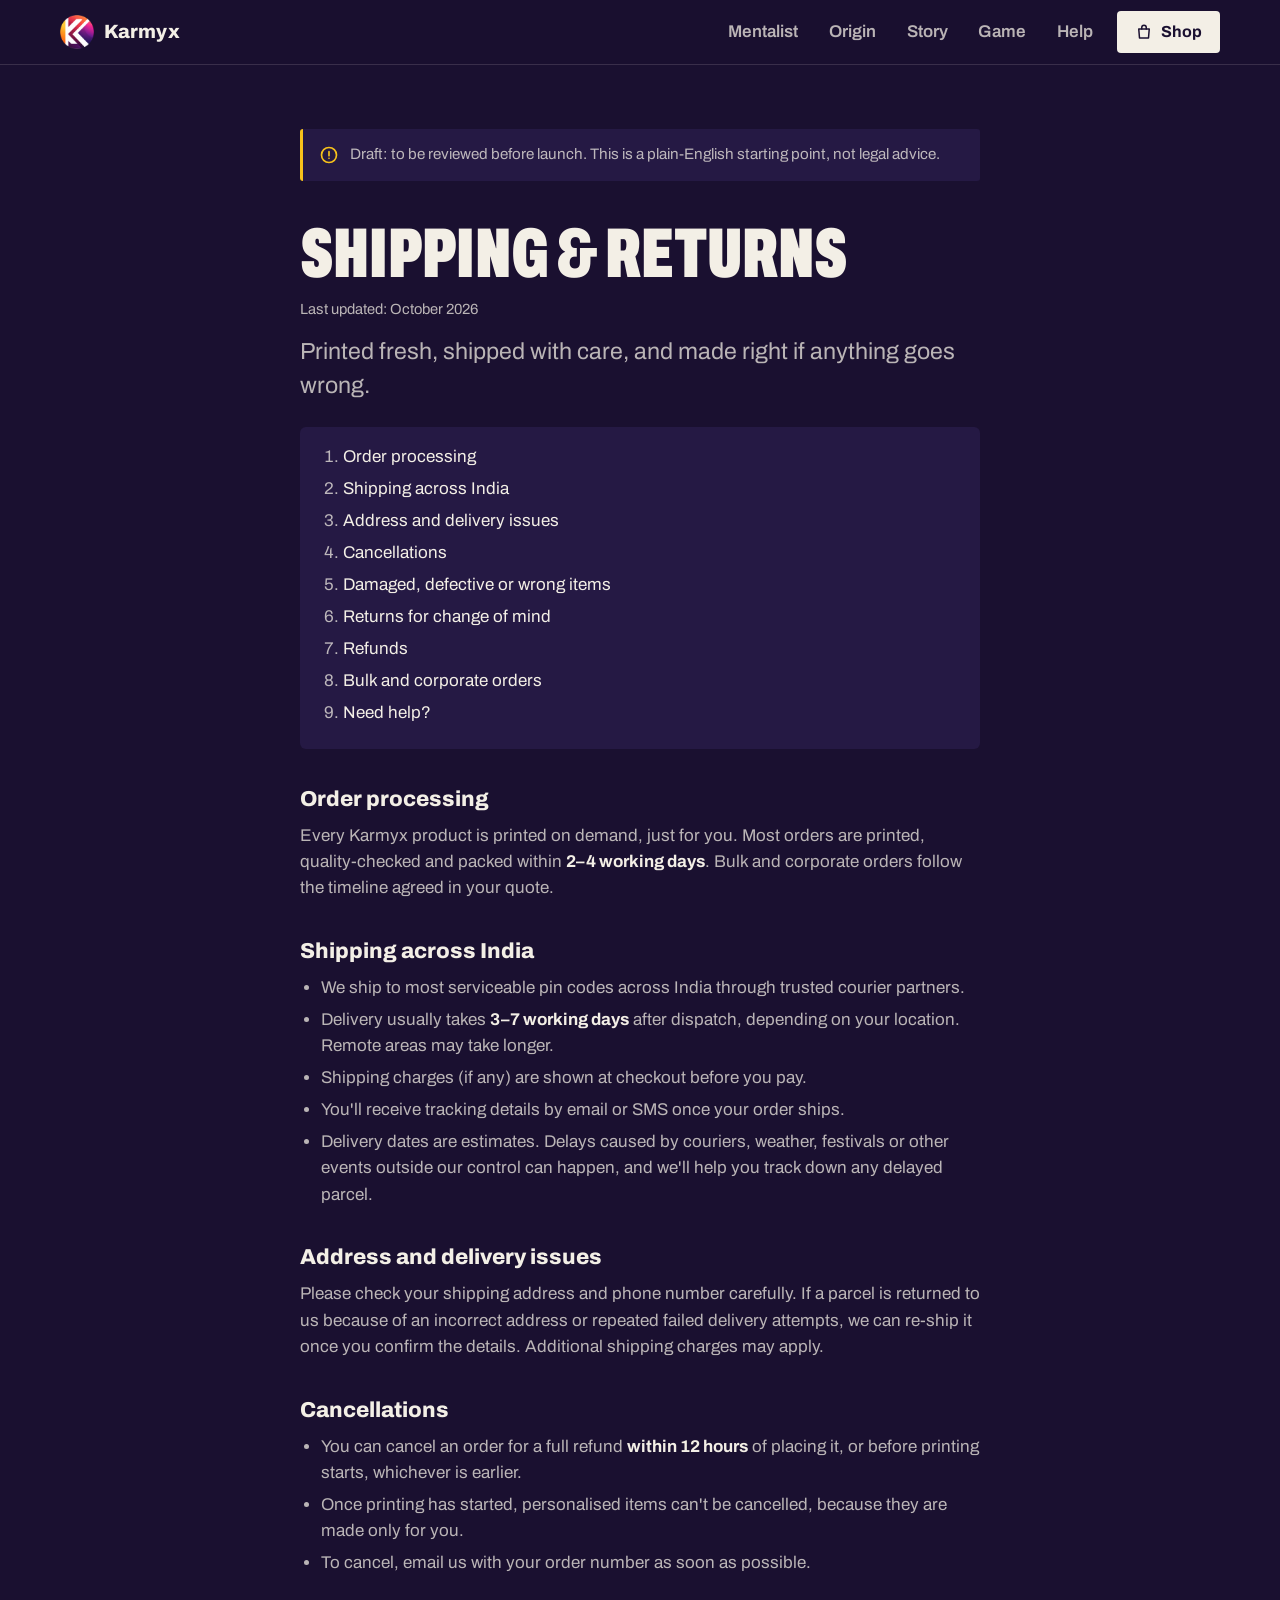
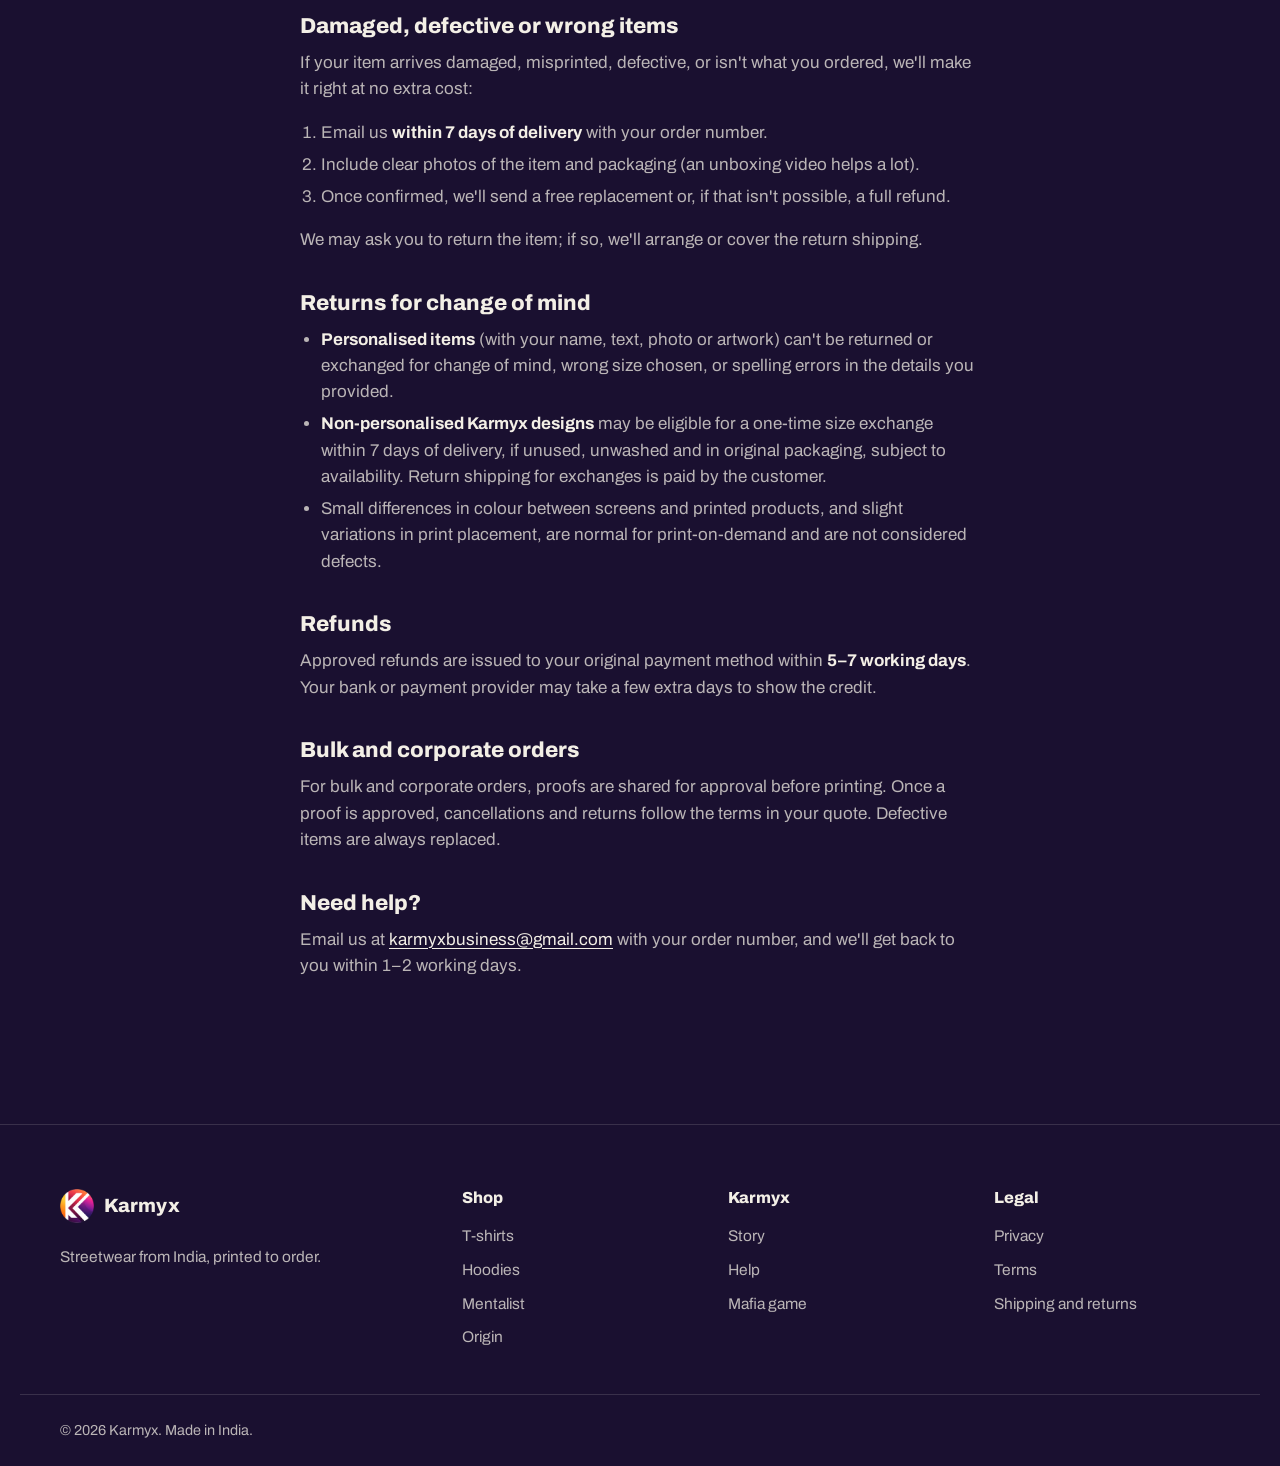
<file: shipping-returns.html>
<!doctype html>
<html lang="en-IN" class="no-js">
<head>
  <meta charset="utf-8">
  <meta name="viewport" content="width=device-width, initial-scale=1">
  <title>Shipping &amp; Returns | Karmyx</title>
  <meta name="description" content="Delivery times, shipping across India, cancellations, and how replacements and refunds work for personalised print-on-demand products at Karmyx.">
  <link rel="canonical" href="https://karmyx.co.in/shipping-returns.html">
  <meta name="theme-color" content="#1A1030">
  <meta property="og:type" content="website">
  <meta property="og:site_name" content="Karmyx">
  <meta property="og:title" content="Shipping &amp; Returns | Karmyx">
  <meta property="og:description" content="Delivery times, shipping across India, cancellations, and how replacements and refunds work for personalised print-on-demand products at Karmyx.">
  <meta property="og:image" content="https://karmyx.co.in/assets/images/og-image.png">
  <meta name="twitter:card" content="summary_large_image">
  <link rel="icon" href="assets/images/favicon-32.png" sizes="32x32" type="image/png">
  <link rel="icon" href="assets/images/favicon-16.png" sizes="16x16" type="image/png">
  <link rel="apple-touch-icon" href="assets/images/apple-touch-icon.png">
  <link rel="manifest" href="site.webmanifest">
  <link rel="preconnect" href="https://fonts.googleapis.com">
  <link rel="preconnect" href="https://fonts.gstatic.com" crossorigin>
  <link rel="stylesheet" href="https://fonts.googleapis.com/css2?family=Archivo:wdth,wght@62..125,400..900&display=swap">
  <noscript><link rel="stylesheet" href="https://fonts.googleapis.com/css2?family=Archivo:wdth,wght@62..125,400..900&display=swap"></noscript>
  <link rel="stylesheet" href="assets/css/styles.css">
</head>
<body class="legal-page">
  <svg width="0" height="0" style="position:absolute" aria-hidden="true" focusable="false">
    <symbol id="i-arrow" viewBox="0 0 24 24" fill="none" stroke="currentColor" stroke-width="2" stroke-linecap="round" stroke-linejoin="round"><path d="M5 12h14M13 6l6 6-6 6"/></symbol>
    <symbol id="i-sun" viewBox="0 0 24 24" fill="none" stroke="currentColor" stroke-width="2" stroke-linecap="round"><circle cx="12" cy="12" r="4"/><path d="M12 2v2M12 20v2M4.9 4.9l1.4 1.4M17.7 17.7l1.4 1.4M2 12h2M20 12h2M4.9 19.1l1.4-1.4M17.7 6.3l1.4-1.4"/></symbol>
    <symbol id="i-moon" viewBox="0 0 24 24" fill="none" stroke="currentColor" stroke-width="2" stroke-linecap="round" stroke-linejoin="round"><path d="M21 12.8A9 9 0 1 1 11.2 3a7 7 0 0 0 9.8 9.8z"/></symbol>
    <symbol id="i-alert" viewBox="0 0 24 24" fill="none" stroke="currentColor" stroke-width="2" stroke-linecap="round" stroke-linejoin="round"><circle cx="12" cy="12" r="9"/><path d="M12 8v5M12 16h.01"/></symbol>
    <symbol id="i-bag" viewBox="0 0 24 24" fill="none" stroke="currentColor" stroke-width="2" stroke-linecap="round" stroke-linejoin="round"><path d="M5 8h14l-1 12H6z"/><path d="M9 8V6a3 3 0 0 1 6 0v2"/></symbol>
    <symbol id="i-instagram" viewBox="0 0 24 24" fill="none" stroke="currentColor" stroke-width="2"><rect x="3" y="3" width="18" height="18" rx="5"/><circle cx="12" cy="12" r="4"/><circle cx="17.5" cy="6.5" r="1" fill="currentColor" stroke="none"/></symbol>
    <symbol id="i-linkedin" viewBox="0 0 24 24" fill="currentColor"><path d="M4.98 3.5a2.5 2.5 0 1 1 0 5 2.5 2.5 0 0 1 0-5zM3 9.75h4v11H3zM9.5 9.75h3.8v1.6h.06c.53-1 1.83-2.05 3.77-2.05 4.03 0 4.77 2.6 4.77 6v5.45h-4v-4.8c0-1.15-.02-2.63-1.6-2.63-1.6 0-1.85 1.25-1.85 2.55v4.88h-4z"/></symbol>
    <symbol id="i-x" viewBox="0 0 24 24" fill="currentColor"><path d="M17.8 3h3.1l-6.8 7.7 8 10.3h-6.2l-4.9-6.3L5.4 21H2.3l7.3-8.3L2 3h6.4l4.4 5.8zm-1.1 16.2h1.7L7.4 4.7H5.6z"/></symbol>
    <symbol id="i-youtube" viewBox="0 0 24 24" fill="currentColor"><path d="M23 7.2a3 3 0 0 0-2.1-2.1C19 4.6 12 4.6 12 4.6s-7 0-8.9.5A3 3 0 0 0 1 7.2 31 31 0 0 0 .5 12a31 31 0 0 0 .5 4.8 3 3 0 0 0 2.1 2.1c1.9.5 8.9.5 8.9.5s7 0 8.9-.5a3 3 0 0 0 2.1-2.1 31 31 0 0 0 .5-4.8 31 31 0 0 0-.5-4.8zM9.75 15.02V8.98L15.5 12z"/></symbol>
  </svg>

  <a class="skip-link" href="#main">Skip to content</a>

  <header class="site-header">
    <div class="wrap header-inner">
      <a class="brand" href="./" aria-label="Karmyx home">
        <img src="assets/images/logo-mark-96.png" alt="" width="34" height="34">
        <span>Karmyx</span>
      </a>
      <nav class="nav" id="nav" aria-label="Main">
        <ul>
          <li><a href="./#mentalist">Mentalist</a></li>
          <li><a href="./#origin">Origin</a></li>
          <li><a href="./#story">Story</a></li>
          <li><a href="./#play">Game</a></li>
          <li><a href="./#faq">Help</a></li>
        </ul>
      </nav>
      <a class="btn btn--shop" href="https://shop.karmyx.co.in" data-config-href="STORE_URL"><svg aria-hidden="true"><use href="#i-bag"/></svg>Shop</a>
      <button class="menu-toggle" type="button" aria-expanded="false" aria-controls="nav"><span class="visually-hidden">Menu</span><span class="bars" aria-hidden="true"></span></button>
    </div>
  </header>

  <main id="main">
    <div class="container legal-wrap">
      <div class="draft-note" role="note"><svg aria-hidden="true"><use href="#i-alert"/></svg><p style="margin:0">Draft: to be reviewed before launch. This is a plain-English starting point, not legal advice.</p></div>
      <h1>Shipping &amp; Returns</h1>
      <p class="legal-meta">Last updated: October 2026</p>
      <p class="lead">Printed fresh, shipped with care, and made right if anything goes wrong.</p>
      <nav class="legal-toc" aria-label="On this page">
        <ol>
          <li><a href="#processing">Order processing</a></li>
          <li><a href="#shipping">Shipping across India</a></li>
          <li><a href="#address">Address and delivery issues</a></li>
          <li><a href="#cancel">Cancellations</a></li>
          <li><a href="#replace">Damaged, defective or wrong items</a></li>
          <li><a href="#returns">Returns for change of mind</a></li>
          <li><a href="#refunds">Refunds</a></li>
          <li><a href="#bulk">Bulk and corporate orders</a></li>
          <li><a href="#help">Need help?</a></li>
        </ol>
      </nav>
      <section aria-labelledby="processing">
        <h2 id="processing">Order processing</h2>
        <p>Every Karmyx product is printed on demand, just for you. Most orders are printed, quality-checked and packed within <strong>2–4 working days</strong>. Bulk and corporate orders follow the timeline agreed in your quote.</p>
      </section>
      <section aria-labelledby="shipping">
        <h2 id="shipping">Shipping across India</h2>
        <ul>
          <li>We ship to most serviceable pin codes across India through trusted courier partners.</li>
          <li>Delivery usually takes <strong>3–7 working days</strong> after dispatch, depending on your location. Remote areas may take longer.</li>
          <li>Shipping charges (if any) are shown at checkout before you pay.</li>
          <li>You'll receive tracking details by email or SMS once your order ships.</li>
          <li>Delivery dates are estimates. Delays caused by couriers, weather, festivals or other events outside our control can happen, and we'll help you track down any delayed parcel.</li>
        </ul>
      </section>
      <section aria-labelledby="address">
        <h2 id="address">Address and delivery issues</h2>
        <p>Please check your shipping address and phone number carefully. If a parcel is returned to us because of an incorrect address or repeated failed delivery attempts, we can re-ship it once you confirm the details. Additional shipping charges may apply.</p>
      </section>
      <section aria-labelledby="cancel">
        <h2 id="cancel">Cancellations</h2>
        <ul>
          <li>You can cancel an order for a full refund <strong>within 12 hours</strong> of placing it, or before printing starts, whichever is earlier.</li>
          <li>Once printing has started, personalised items can't be cancelled, because they are made only for you.</li>
          <li>To cancel, email us with your order number as soon as possible.</li>
        </ul>
      </section>
      <section aria-labelledby="replace">
        <h2 id="replace">Damaged, defective or wrong items</h2>
        <p>If your item arrives damaged, misprinted, defective, or isn't what you ordered, we'll make it right at no extra cost:</p>
        <ol>
          <li>Email us <strong>within 7 days of delivery</strong> with your order number.</li>
          <li>Include clear photos of the item and packaging (an unboxing video helps a lot).</li>
          <li>Once confirmed, we'll send a free replacement or, if that isn't possible, a full refund.</li>
        </ol>
        <p>We may ask you to return the item; if so, we'll arrange or cover the return shipping.</p>
      </section>
      <section aria-labelledby="returns">
        <h2 id="returns">Returns for change of mind</h2>
        <ul>
          <li><strong>Personalised items</strong> (with your name, text, photo or artwork) can't be returned or exchanged for change of mind, wrong size chosen, or spelling errors in the details you provided.</li>
          <li><strong>Non-personalised Karmyx designs</strong> may be eligible for a one-time size exchange within 7 days of delivery, if unused, unwashed and in original packaging, subject to availability. Return shipping for exchanges is paid by the customer.</li>
          <li>Small differences in colour between screens and printed products, and slight variations in print placement, are normal for print-on-demand and are not considered defects.</li>
        </ul>
      </section>
      <section aria-labelledby="refunds">
        <h2 id="refunds">Refunds</h2>
        <p>Approved refunds are issued to your original payment method within <strong>5–7 working days</strong>. Your bank or payment provider may take a few extra days to show the credit.</p>
      </section>
      <section aria-labelledby="bulk">
        <h2 id="bulk">Bulk and corporate orders</h2>
        <p>For bulk and corporate orders, proofs are shared for approval before printing. Once a proof is approved, cancellations and returns follow the terms in your quote. Defective items are always replaced.</p>
      </section>
      <section aria-labelledby="help">
        <h2 id="help">Need help?</h2>
        <p>Email us at <a href="mailto:karmyxbusiness@gmail.com" data-config-href="EMAIL" data-config-text="EMAIL">karmyxbusiness@gmail.com</a> with your order number, and we'll get back to you within 1–2 working days.</p>
      </section>
    </div>
  </main>

  <footer class="site-footer">
    <div class="wrap footer-grid">
      <div class="footer-brand">
        <a class="brand" href="./" aria-label="Karmyx home"><img src="assets/images/logo-mark-96.png" alt="" width="34" height="34"><span>Karmyx</span></a>
        <p>Streetwear from India, printed to order.</p>
        <ul class="socials">
          <li><a href="" data-config-href="SOCIAL.instagram" data-hide-if-empty aria-label="Karmyx on Instagram" target="_blank" rel="noopener"><svg aria-hidden="true"><use href="#i-instagram"/></svg></a></li>
          <li><a href="" data-config-href="SOCIAL.linkedin" data-hide-if-empty aria-label="Karmyx on LinkedIn" target="_blank" rel="noopener"><svg aria-hidden="true"><use href="#i-linkedin"/></svg></a></li>
          <li><a href="" data-config-href="SOCIAL.x" data-hide-if-empty aria-label="Karmyx on X" target="_blank" rel="noopener"><svg aria-hidden="true"><use href="#i-x"/></svg></a></li>
          <li><a href="" data-config-href="SOCIAL.youtube" data-hide-if-empty aria-label="Karmyx on YouTube" target="_blank" rel="noopener"><svg aria-hidden="true"><use href="#i-youtube"/></svg></a></li>
        </ul>
      </div>
      <div>
        <h2>Shop</h2>
        <ul>
          <li><a href="https://shop.karmyx.co.in/collections/t-shirts">T-shirts</a></li>
          <li><a href="https://shop.karmyx.co.in/collections/hoodies">Hoodies</a></li>
          <li><a href="https://shop.karmyx.co.in/products/unisex-oversized-classic-t-shirt">Mentalist</a></li>
          <li><a href="https://shop.karmyx.co.in/products/unisex-oversized-jersey">Origin</a></li>
        </ul>
      </div>
      <div>
        <h2>Karmyx</h2>
        <ul>
          <li><a href="./#story">Story</a></li>
          <li><a href="./#faq">Help</a></li>
          <li><a href="https://www.game.karmyx.co.in" data-config-href="GAME_URL">Mafia game</a></li>
        </ul>
      </div>
      <div>
        <h2>Legal</h2>
        <ul>
          <li><a href="privacy.html">Privacy</a></li>
          <li><a href="terms.html">Terms</a></li>
          <li><a href="shipping-returns.html">Shipping and returns</a></li>
        </ul>
      </div>
    </div>
    <div class="wrap footer-bottom">
      <p>© <span data-year>2026</span> Karmyx. Made in India.</p>
      <p class="footer-legal-ids"></p>
    </div>
  </footer>

  <script src="site.config.js"></script>
  <script src="assets/js/main.js" defer></script>
</body>
</html>
</file>
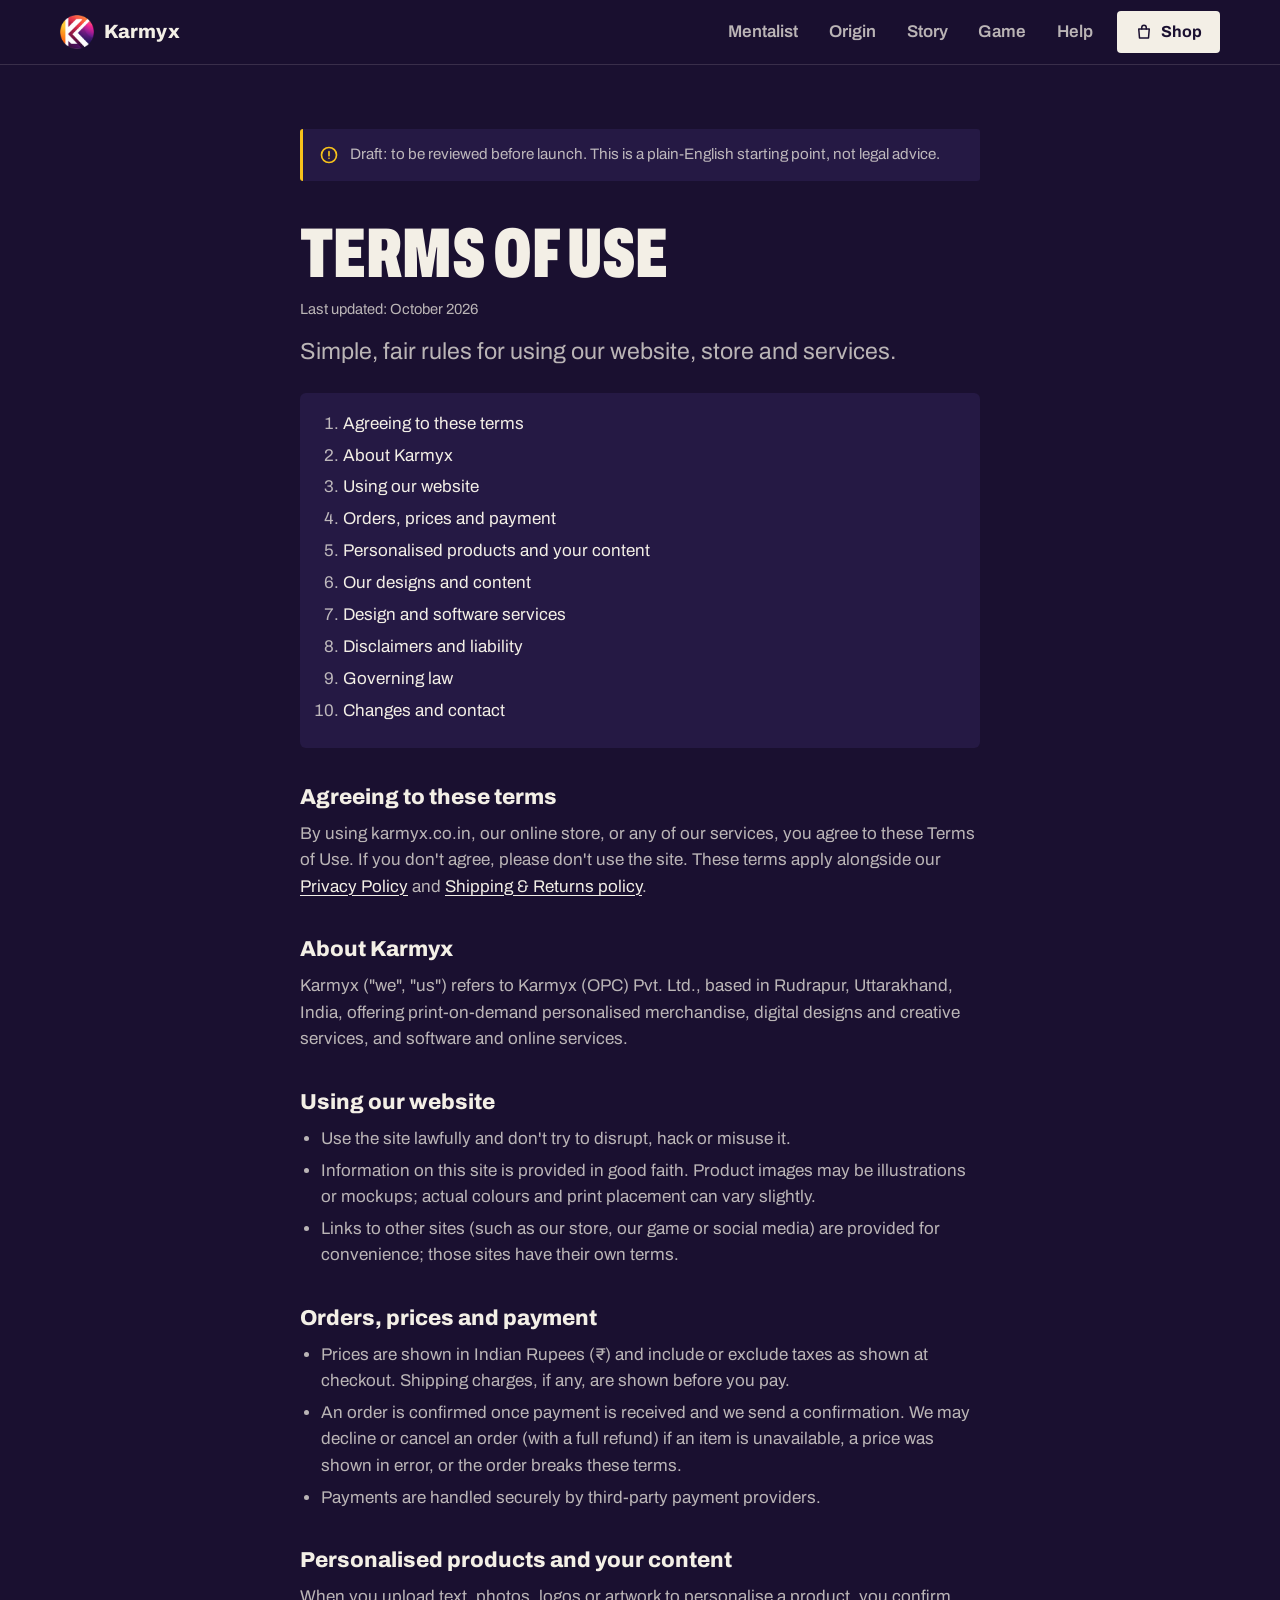
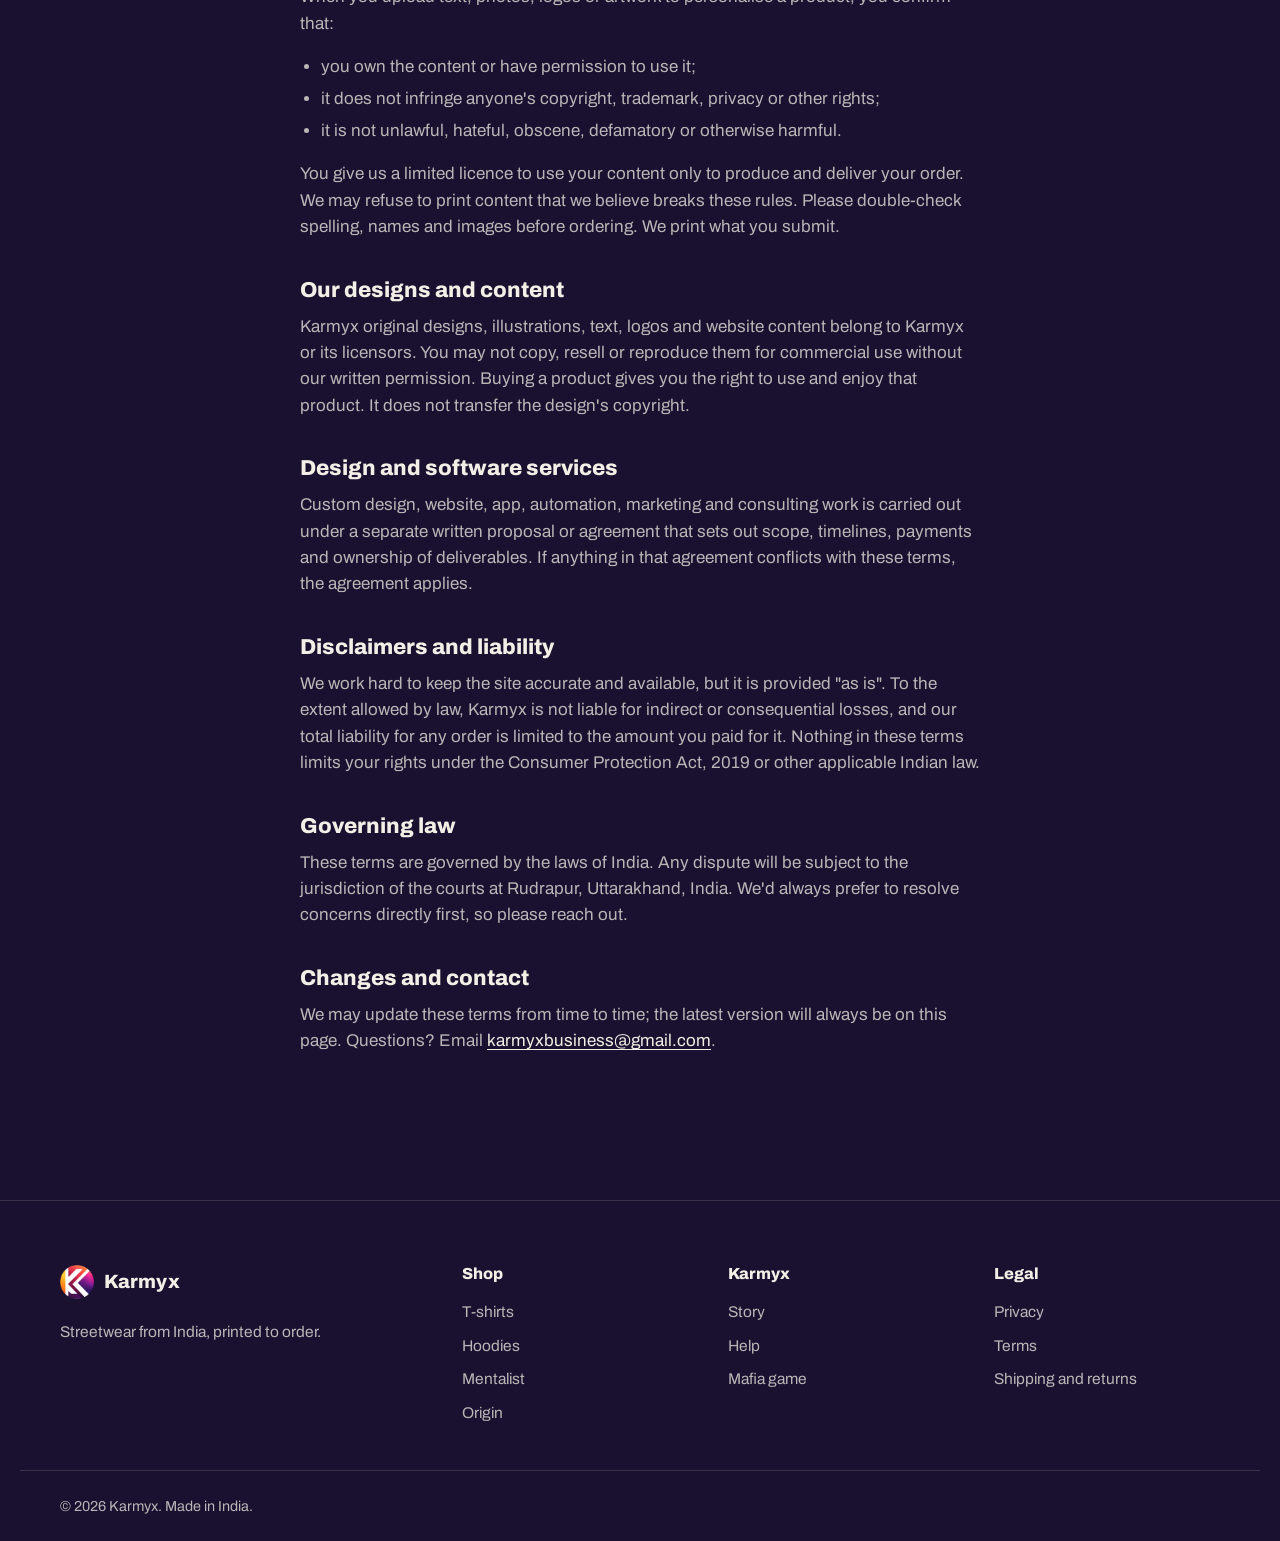
<file: terms.html>
<!doctype html>
<html lang="en-IN" class="no-js">
<head>
  <meta charset="utf-8">
  <meta name="viewport" content="width=device-width, initial-scale=1">
  <title>Terms of Use | Karmyx</title>
  <meta name="description" content="The terms that apply when you use the Karmyx website, buy personalised products or work with us on design and software services.">
  <link rel="canonical" href="https://karmyx.co.in/terms.html">
  <meta name="theme-color" content="#1A1030">
  <meta property="og:type" content="website">
  <meta property="og:site_name" content="Karmyx">
  <meta property="og:title" content="Terms of Use | Karmyx">
  <meta property="og:description" content="The terms that apply when you use the Karmyx website, buy personalised products or work with us on design and software services.">
  <meta property="og:image" content="https://karmyx.co.in/assets/images/og-image.png">
  <meta name="twitter:card" content="summary_large_image">
  <link rel="icon" href="assets/images/favicon-32.png" sizes="32x32" type="image/png">
  <link rel="icon" href="assets/images/favicon-16.png" sizes="16x16" type="image/png">
  <link rel="apple-touch-icon" href="assets/images/apple-touch-icon.png">
  <link rel="manifest" href="site.webmanifest">
  <link rel="preconnect" href="https://fonts.googleapis.com">
  <link rel="preconnect" href="https://fonts.gstatic.com" crossorigin>
  <link rel="stylesheet" href="https://fonts.googleapis.com/css2?family=Archivo:wdth,wght@62..125,400..900&display=swap">
  <noscript><link rel="stylesheet" href="https://fonts.googleapis.com/css2?family=Archivo:wdth,wght@62..125,400..900&display=swap"></noscript>
  <link rel="stylesheet" href="assets/css/styles.css">
</head>
<body class="legal-page">
  <svg width="0" height="0" style="position:absolute" aria-hidden="true" focusable="false">
    <symbol id="i-arrow" viewBox="0 0 24 24" fill="none" stroke="currentColor" stroke-width="2" stroke-linecap="round" stroke-linejoin="round"><path d="M5 12h14M13 6l6 6-6 6"/></symbol>
    <symbol id="i-sun" viewBox="0 0 24 24" fill="none" stroke="currentColor" stroke-width="2" stroke-linecap="round"><circle cx="12" cy="12" r="4"/><path d="M12 2v2M12 20v2M4.9 4.9l1.4 1.4M17.7 17.7l1.4 1.4M2 12h2M20 12h2M4.9 19.1l1.4-1.4M17.7 6.3l1.4-1.4"/></symbol>
    <symbol id="i-moon" viewBox="0 0 24 24" fill="none" stroke="currentColor" stroke-width="2" stroke-linecap="round" stroke-linejoin="round"><path d="M21 12.8A9 9 0 1 1 11.2 3a7 7 0 0 0 9.8 9.8z"/></symbol>
    <symbol id="i-alert" viewBox="0 0 24 24" fill="none" stroke="currentColor" stroke-width="2" stroke-linecap="round" stroke-linejoin="round"><circle cx="12" cy="12" r="9"/><path d="M12 8v5M12 16h.01"/></symbol>
    <symbol id="i-bag" viewBox="0 0 24 24" fill="none" stroke="currentColor" stroke-width="2" stroke-linecap="round" stroke-linejoin="round"><path d="M5 8h14l-1 12H6z"/><path d="M9 8V6a3 3 0 0 1 6 0v2"/></symbol>
    <symbol id="i-instagram" viewBox="0 0 24 24" fill="none" stroke="currentColor" stroke-width="2"><rect x="3" y="3" width="18" height="18" rx="5"/><circle cx="12" cy="12" r="4"/><circle cx="17.5" cy="6.5" r="1" fill="currentColor" stroke="none"/></symbol>
    <symbol id="i-linkedin" viewBox="0 0 24 24" fill="currentColor"><path d="M4.98 3.5a2.5 2.5 0 1 1 0 5 2.5 2.5 0 0 1 0-5zM3 9.75h4v11H3zM9.5 9.75h3.8v1.6h.06c.53-1 1.83-2.05 3.77-2.05 4.03 0 4.77 2.6 4.77 6v5.45h-4v-4.8c0-1.15-.02-2.63-1.6-2.63-1.6 0-1.85 1.25-1.85 2.55v4.88h-4z"/></symbol>
    <symbol id="i-x" viewBox="0 0 24 24" fill="currentColor"><path d="M17.8 3h3.1l-6.8 7.7 8 10.3h-6.2l-4.9-6.3L5.4 21H2.3l7.3-8.3L2 3h6.4l4.4 5.8zm-1.1 16.2h1.7L7.4 4.7H5.6z"/></symbol>
    <symbol id="i-youtube" viewBox="0 0 24 24" fill="currentColor"><path d="M23 7.2a3 3 0 0 0-2.1-2.1C19 4.6 12 4.6 12 4.6s-7 0-8.9.5A3 3 0 0 0 1 7.2 31 31 0 0 0 .5 12a31 31 0 0 0 .5 4.8 3 3 0 0 0 2.1 2.1c1.9.5 8.9.5 8.9.5s7 0 8.9-.5a3 3 0 0 0 2.1-2.1 31 31 0 0 0 .5-4.8 31 31 0 0 0-.5-4.8zM9.75 15.02V8.98L15.5 12z"/></symbol>
  </svg>

  <a class="skip-link" href="#main">Skip to content</a>

  <header class="site-header">
    <div class="wrap header-inner">
      <a class="brand" href="./" aria-label="Karmyx home">
        <img src="assets/images/logo-mark-96.png" alt="" width="34" height="34">
        <span>Karmyx</span>
      </a>
      <nav class="nav" id="nav" aria-label="Main">
        <ul>
          <li><a href="./#mentalist">Mentalist</a></li>
          <li><a href="./#origin">Origin</a></li>
          <li><a href="./#story">Story</a></li>
          <li><a href="./#play">Game</a></li>
          <li><a href="./#faq">Help</a></li>
        </ul>
      </nav>
      <a class="btn btn--shop" href="https://shop.karmyx.co.in" data-config-href="STORE_URL"><svg aria-hidden="true"><use href="#i-bag"/></svg>Shop</a>
      <button class="menu-toggle" type="button" aria-expanded="false" aria-controls="nav"><span class="visually-hidden">Menu</span><span class="bars" aria-hidden="true"></span></button>
    </div>
  </header>

  <main id="main">
    <div class="container legal-wrap">
      <div class="draft-note" role="note"><svg aria-hidden="true"><use href="#i-alert"/></svg><p style="margin:0">Draft: to be reviewed before launch. This is a plain-English starting point, not legal advice.</p></div>
      <h1>Terms of Use</h1>
      <p class="legal-meta">Last updated: October 2026</p>
      <p class="lead">Simple, fair rules for using our website, store and services.</p>
      <nav class="legal-toc" aria-label="On this page">
        <ol>
          <li><a href="#agree">Agreeing to these terms</a></li>
          <li><a href="#about">About Karmyx</a></li>
          <li><a href="#site">Using our website</a></li>
          <li><a href="#orders">Orders, prices and payment</a></li>
          <li><a href="#custom">Personalised products and your content</a></li>
          <li><a href="#ip">Our designs and content</a></li>
          <li><a href="#services">Design and software services</a></li>
          <li><a href="#liability">Disclaimers and liability</a></li>
          <li><a href="#law">Governing law</a></li>
          <li><a href="#changes">Changes and contact</a></li>
        </ol>
      </nav>
      <section aria-labelledby="agree">
        <h2 id="agree">Agreeing to these terms</h2>
        <p>By using karmyx.co.in, our online store, or any of our services, you agree to these Terms of Use. If you don't agree, please don't use the site. These terms apply alongside our <a href="privacy.html">Privacy Policy</a> and <a href="shipping-returns.html">Shipping &amp; Returns policy</a>.</p>
      </section>
      <section aria-labelledby="about">
        <h2 id="about">About Karmyx</h2>
        <p>Karmyx ("we", "us") refers to Karmyx (OPC) Pvt. Ltd., based in Rudrapur, Uttarakhand, India, offering print-on-demand personalised merchandise, digital designs and creative services, and software and online services.</p>
      </section>
      <section aria-labelledby="site">
        <h2 id="site">Using our website</h2>
        <ul>
          <li>Use the site lawfully and don't try to disrupt, hack or misuse it.</li>
          <li>Information on this site is provided in good faith. Product images may be illustrations or mockups; actual colours and print placement can vary slightly.</li>
          <li>Links to other sites (such as our store, our game or social media) are provided for convenience; those sites have their own terms.</li>
        </ul>
      </section>
      <section aria-labelledby="orders">
        <h2 id="orders">Orders, prices and payment</h2>
        <ul>
          <li>Prices are shown in Indian Rupees (₹) and include or exclude taxes as shown at checkout. Shipping charges, if any, are shown before you pay.</li>
          <li>An order is confirmed once payment is received and we send a confirmation. We may decline or cancel an order (with a full refund) if an item is unavailable, a price was shown in error, or the order breaks these terms.</li>
          <li>Payments are handled securely by third-party payment providers.</li>
        </ul>
      </section>
      <section aria-labelledby="custom">
        <h2 id="custom">Personalised products and your content</h2>
        <p>When you upload text, photos, logos or artwork to personalise a product, you confirm that:</p>
        <ul>
          <li>you own the content or have permission to use it;</li>
          <li>it does not infringe anyone's copyright, trademark, privacy or other rights;</li>
          <li>it is not unlawful, hateful, obscene, defamatory or otherwise harmful.</li>
        </ul>
        <p>You give us a limited licence to use your content only to produce and deliver your order. We may refuse to print content that we believe breaks these rules. Please double-check spelling, names and images before ordering. We print what you submit.</p>
      </section>
      <section aria-labelledby="ip">
        <h2 id="ip">Our designs and content</h2>
        <p>Karmyx original designs, illustrations, text, logos and website content belong to Karmyx or its licensors. You may not copy, resell or reproduce them for commercial use without our written permission. Buying a product gives you the right to use and enjoy that product. It does not transfer the design's copyright.</p>
      </section>
      <section aria-labelledby="services">
        <h2 id="services">Design and software services</h2>
        <p>Custom design, website, app, automation, marketing and consulting work is carried out under a separate written proposal or agreement that sets out scope, timelines, payments and ownership of deliverables. If anything in that agreement conflicts with these terms, the agreement applies.</p>
      </section>
      <section aria-labelledby="liability">
        <h2 id="liability">Disclaimers and liability</h2>
        <p>We work hard to keep the site accurate and available, but it is provided "as is". To the extent allowed by law, Karmyx is not liable for indirect or consequential losses, and our total liability for any order is limited to the amount you paid for it. Nothing in these terms limits your rights under the Consumer Protection Act, 2019 or other applicable Indian law.</p>
      </section>
      <section aria-labelledby="law">
        <h2 id="law">Governing law</h2>
        <p>These terms are governed by the laws of India. Any dispute will be subject to the jurisdiction of the courts at Rudrapur, Uttarakhand, India. We'd always prefer to resolve concerns directly first, so please reach out.</p>
      </section>
      <section aria-labelledby="changes">
        <h2 id="changes">Changes and contact</h2>
        <p>We may update these terms from time to time; the latest version will always be on this page. Questions? Email <a href="mailto:karmyxbusiness@gmail.com" data-config-href="EMAIL" data-config-text="EMAIL">karmyxbusiness@gmail.com</a>.</p>
      </section>
    </div>
  </main>

  <footer class="site-footer">
    <div class="wrap footer-grid">
      <div class="footer-brand">
        <a class="brand" href="./" aria-label="Karmyx home"><img src="assets/images/logo-mark-96.png" alt="" width="34" height="34"><span>Karmyx</span></a>
        <p>Streetwear from India, printed to order.</p>
        <ul class="socials">
          <li><a href="" data-config-href="SOCIAL.instagram" data-hide-if-empty aria-label="Karmyx on Instagram" target="_blank" rel="noopener"><svg aria-hidden="true"><use href="#i-instagram"/></svg></a></li>
          <li><a href="" data-config-href="SOCIAL.linkedin" data-hide-if-empty aria-label="Karmyx on LinkedIn" target="_blank" rel="noopener"><svg aria-hidden="true"><use href="#i-linkedin"/></svg></a></li>
          <li><a href="" data-config-href="SOCIAL.x" data-hide-if-empty aria-label="Karmyx on X" target="_blank" rel="noopener"><svg aria-hidden="true"><use href="#i-x"/></svg></a></li>
          <li><a href="" data-config-href="SOCIAL.youtube" data-hide-if-empty aria-label="Karmyx on YouTube" target="_blank" rel="noopener"><svg aria-hidden="true"><use href="#i-youtube"/></svg></a></li>
        </ul>
      </div>
      <div>
        <h2>Shop</h2>
        <ul>
          <li><a href="https://shop.karmyx.co.in/collections/t-shirts">T-shirts</a></li>
          <li><a href="https://shop.karmyx.co.in/collections/hoodies">Hoodies</a></li>
          <li><a href="https://shop.karmyx.co.in/products/unisex-oversized-classic-t-shirt">Mentalist</a></li>
          <li><a href="https://shop.karmyx.co.in/products/unisex-oversized-jersey">Origin</a></li>
        </ul>
      </div>
      <div>
        <h2>Karmyx</h2>
        <ul>
          <li><a href="./#story">Story</a></li>
          <li><a href="./#faq">Help</a></li>
          <li><a href="https://www.game.karmyx.co.in" data-config-href="GAME_URL">Mafia game</a></li>
        </ul>
      </div>
      <div>
        <h2>Legal</h2>
        <ul>
          <li><a href="privacy.html">Privacy</a></li>
          <li><a href="terms.html">Terms</a></li>
          <li><a href="shipping-returns.html">Shipping and returns</a></li>
        </ul>
      </div>
    </div>
    <div class="wrap footer-bottom">
      <p>© <span data-year>2026</span> Karmyx. Made in India.</p>
      <p class="footer-legal-ids"></p>
    </div>
  </footer>

  <script src="site.config.js"></script>
  <script src="assets/js/main.js" defer></script>
</body>
</html>
</file>
<file: assets/css/styles.css>
/* Karmyx — streetwear brand site
   One type family (Archivo, variable width + weight), one bold moment (the colour wall).
   Dark only: the brand lives on night violet. */

:root {
  --night: #1A1030;      /* base, pulled from the logo's deep violet */
  --night-2: #251944;    /* raised panels */
  --night-3: #312456;    /* hover / borders on panels */
  --chalk: #F3EFE6;      /* text on night */
  --chalk-dim: rgba(243, 239, 230, .74);
  --chalk-faint: rgba(243, 239, 230, .14);
  --sunrise: #FF6A1F;    /* logo orange */
  --magenta: #E5267B;    /* logo magenta */
  --yellow: #F7C21B;     /* Mentalist sunset yellow — primary action */

  --font: "Archivo", system-ui, -apple-system, "Segoe UI", Roboto, sans-serif;
  --wrap: 1240px;
  --gutter: clamp(16px, 4vw, 40px);
  --r-panel: 6px;
  --r-btn: 4px;

  --s1: .5rem; --s2: 1rem; --s3: 1.5rem; --s4: 2.5rem; --s5: 4rem; --s6: clamp(4.5rem, 10vw, 8rem);
  color-scheme: dark;
}

*, *::before, *::after { box-sizing: border-box; }
html { -webkit-text-size-adjust: 100%; scroll-behavior: smooth; scroll-padding-top: 76px; }
body {
  margin: 0;
  background: var(--night);
  color: var(--chalk);
  font-family: var(--font);
  font-size: 1.0625rem;
  line-height: 1.55;
  font-variation-settings: "wdth" 100;
  -webkit-font-smoothing: antialiased;
  overflow-x: hidden;
}
img, svg { display: block; max-width: 100%; height: auto; }
a { color: inherit; }
p { margin: 0 0 1em; }
h1, h2, h3 { margin: 0; line-height: 1.1; }
ul, ol { margin: 0; padding: 0; }

:focus-visible { outline: 3px solid var(--yellow); outline-offset: 3px; border-radius: 2px; }

.wrap, .container { width: 100%; max-width: var(--wrap); margin-inline: auto; padding-inline: var(--gutter); }
.visually-hidden { position: absolute !important; width: 1px; height: 1px; padding: 0; margin: -1px; overflow: hidden; clip: rect(0 0 0 0); white-space: nowrap; border: 0; }
.skip-link { position: absolute; left: 1rem; top: -100px; z-index: 100; background: var(--yellow); color: var(--night); padding: .6rem 1rem; border-radius: var(--r-btn); font-weight: 700; }
.skip-link:focus { top: 1rem; }

/* ---------- Type ---------- */
.display {
  font-stretch: 62%;
  font-variation-settings: "wdth" 62;
  font-weight: 900;
  text-transform: uppercase;
  line-height: .9;
  letter-spacing: -.005em;
  font-size: clamp(3.2rem, 8.4vw, 7.4rem);
  text-wrap: balance;
}
.display--lg { font-size: clamp(3rem, 9vw, 8rem); }
.display--md { font-size: clamp(2.8rem, 7vw, 6rem); }
.display--sm { font-size: clamp(2.2rem, 4.6vw, 3.6rem); }
.lead { font-size: clamp(1.2rem, 1.9vw, 1.45rem); line-height: 1.45; color: var(--chalk); }

/* ---------- Buttons ---------- */
.btn {
  display: inline-flex; align-items: center; gap: .5rem;
  min-height: 48px; padding: .75rem 1.3rem;
  border-radius: var(--r-btn); border: 2px solid transparent;
  font: inherit; font-weight: 700; font-size: 1rem; line-height: 1.2;
  text-decoration: none; cursor: pointer;
  transition: background-color .15s, color .15s, border-color .15s, transform .15s;
}
.btn svg { width: 18px; height: 18px; }
.btn:active { transform: translateY(1px); }
.btn--primary { background: var(--yellow); color: var(--night); }
.btn--primary:hover { background: #FFD54A; }
.btn--quiet, .btn--ghost { border-color: var(--chalk-faint); color: var(--chalk); background: transparent; }
.btn--quiet:hover, .btn--ghost:hover { border-color: var(--chalk); }
.btn--ink { background: var(--night); color: var(--chalk); }
.btn--ink:hover { background: var(--night-3); }
.btn--shop { background: var(--chalk); color: var(--night); min-height: 42px; padding: .55rem 1rem; }
.btn--shop:hover { background: #fff; }

/* ---------- Header ---------- */
.site-header {
  position: sticky; top: 0; z-index: 50;
  background: rgba(26, 16, 48, .86);
  backdrop-filter: blur(12px); -webkit-backdrop-filter: blur(12px);
  border-bottom: 1px solid var(--chalk-faint);
}
.header-inner { display: flex; align-items: center; gap: var(--s3); min-height: 64px; }
.brand { display: inline-flex; align-items: center; gap: .6rem; text-decoration: none; font-weight: 800; font-size: 1.2rem; letter-spacing: .01em; }
.nav { margin-left: auto; }
.nav ul { list-style: none; display: flex; gap: clamp(1rem, 2.4vw, 2rem); }
.nav a { text-decoration: none; font-weight: 600; color: var(--chalk-dim); padding: .5rem 0; }
.nav a:hover { color: var(--chalk); }
.menu-toggle { display: none; }

@media (max-width: 760px) {
  .header-inner { gap: .75rem; }
  .btn--shop { margin-left: auto; }
  .menu-toggle {
    display: inline-grid; place-items: center; width: 44px; height: 44px;
    background: none; border: 1px solid var(--chalk-faint); border-radius: var(--r-btn); color: var(--chalk); cursor: pointer;
  }
  .bars, .bars::before, .bars::after { display: block; width: 18px; height: 2px; background: currentColor; position: relative; transition: transform .2s; }
  .bars::before, .bars::after { content: ""; position: absolute; left: 0; }
  .bars::before { top: -6px; } .bars::after { top: 6px; }
  .menu-toggle[aria-expanded="true"] .bars { background: transparent; }
  .menu-toggle[aria-expanded="true"] .bars::before { transform: translateY(6px) rotate(45deg); }
  .menu-toggle[aria-expanded="true"] .bars::after { transform: translateY(-6px) rotate(-45deg); }
  .nav { position: absolute; inset: 64px 0 auto; background: var(--night); border-bottom: 1px solid var(--chalk-faint); display: none; }
  .nav.is-open { display: block; }
  .nav ul { flex-direction: column; gap: 0; padding: .5rem var(--gutter) 1rem; }
  .nav a { display: block; padding: .85rem 0; font-size: 1.15rem; color: var(--chalk); border-bottom: 1px solid var(--chalk-faint); }
}

/* ---------- Hero: the colour wall ---------- */
.hero {
  --tee: #262626;
  position: relative; overflow: hidden;
  padding: clamp(1.75rem, 4vw, 3rem) 0 clamp(6rem, 14vw, 12rem);
  background:
    radial-gradient(60% 70% at 72% 42%, color-mix(in srgb, var(--tee) 55%, transparent), transparent 70%),
    var(--night);
  transition: background-color .4s;
}
.hero-grid {
  position: relative; z-index: 2; display: grid; gap: var(--s3);
  grid-template-columns: 1fr;
  grid-template-areas: "head" "tee" "buy";
}
.hero-head { grid-area: head; }
.hero-tee { grid-area: tee; }
.hero-buy { grid-area: buy; }
@media (min-width: 960px) {
  .hero-grid {
    grid-template-columns: minmax(0, 1fr) minmax(0, 1.05fr);
    grid-template-areas: "head tee" "buy tee";
    grid-template-rows: auto 1fr;
    column-gap: var(--s5); row-gap: 0;
    align-items: start;
  }
  .hero-tee { align-self: center; }
}

.sticker {
  display: inline-block; margin-bottom: var(--s2);
  background: var(--yellow); color: var(--night);
  font-weight: 800; font-size: .95rem; padding: .35rem .7rem; border-radius: 3px;
  transform: rotate(-2.5deg);
}
.hero h1 { max-width: 9.5ch; font-size: clamp(3.1rem, 7vw, 6.3rem); }
.hero-sub { max-width: 42ch; margin-top: var(--s3); color: var(--chalk-dim); font-size: 1.12rem; }

.picker { border: 0; margin: var(--s3) 0 0; padding: 0; min-width: 0; }
.picker legend { display: flex; align-items: baseline; gap: .75rem; flex-wrap: wrap; padding: 0; margin-bottom: .9rem; }
.picker-name { font-weight: 800; font-size: 1.35rem; }
.picker-count { color: var(--chalk-dim); font-size: .95rem; }
.swatches { display: grid; grid-template-columns: repeat(8, 36px); gap: 12px; }
@media (max-width: 420px) { .swatches { grid-template-columns: repeat(8, 1fr); gap: 8px; } }
.swatch {
  width: 100%; aspect-ratio: 1; min-width: 30px; border-radius: 50%; padding: 0; cursor: pointer;
  background: var(--c); border: 1px solid rgba(243, 239, 230, .28);
  transition: transform .15s;
}
.swatch:hover { transform: scale(1.1); }
.swatch[aria-checked="true"] { outline: 2px solid var(--chalk); outline-offset: 3px; }
.swatch:focus-visible { outline: 3px solid var(--yellow); outline-offset: 3px; }

.hero-ctas { display: flex; flex-wrap: wrap; gap: .75rem; margin-top: var(--s3); }

.hero-tee { position: relative; margin: 0; display: grid; place-items: center; }
.hero-tee img {
  position: relative; z-index: 1; width: min(100%, 540px);
  filter: drop-shadow(0 30px 40px rgba(0, 0, 0, .45));
  transition: opacity .22s ease, transform .22s ease;
}
.hero-tee img.is-swapping { opacity: 0; transform: translateY(8px) scale(.985); }
.tee-glow { position: absolute; inset: 8% 6%; border-radius: 50%; background: color-mix(in srgb, var(--tee) 70%, #8A6BFF 30%); filter: blur(80px); opacity: .6; transition: background-color .4s; }
.hero-tee figcaption { position: relative; z-index: 1; margin-top: .75rem; color: var(--chalk-dim); font-size: .9rem; }

.hero-word {
  position: absolute; z-index: 1; left: 50%; bottom: -.18em; transform: translateX(-50%);
  margin: 0; white-space: nowrap; pointer-events: none; user-select: none;
  font-stretch: 62%; font-variation-settings: "wdth" 62; font-weight: 900; text-transform: uppercase;
  font-size: clamp(7rem, 27vw, 24rem); line-height: 1;
  color: transparent; -webkit-text-stroke: 2px rgba(243, 239, 230, .1);
}

/* One orchestrated load moment */
@media (prefers-reduced-motion: no-preference) {
  .hero h1 { animation: rise .7s cubic-bezier(.2, .7, .2, 1) both; }
  .hero-tee img { animation: rise .8s .12s cubic-bezier(.2, .7, .2, 1) both; }
  .hero-word { animation: fade 1.2s .3s both; }
}
@keyframes rise { from { opacity: 0; transform: translateY(28px); } to { opacity: 1; transform: none; } }
@keyframes fade { from { opacity: 0; } to { opacity: 1; } }

/* ---------- Drop 01 ---------- */
.drop { padding: var(--s6) 0; }
.drop-intro { max-width: 48ch; color: var(--chalk-dim); font-size: 1.15rem; margin: var(--s2) 0 var(--s5); }
.drop-grid { display: grid; gap: var(--s3); }
@media (min-width: 960px) { .drop-grid { grid-template-columns: 1.3fr 1fr; align-items: stretch; } }

.piece { border-radius: var(--r-panel); overflow: hidden; display: flex; flex-direction: column; }
.piece-media { position: relative; display: grid; place-items: center; padding: var(--s4) var(--s3) 0; min-height: 300px; }
.piece-body { padding: var(--s3) clamp(1.25rem, 3vw, 2.25rem) clamp(1.5rem, 3vw, 2.25rem); display: flex; flex-direction: column; gap: .2rem; flex: 1; }
.piece-body p { max-width: 46ch; }
.piece-body .btn { align-self: flex-start; margin-top: auto; }
.piece h3 { font-stretch: 62%; font-variation-settings: "wdth" 62; font-weight: 900; text-transform: uppercase; font-size: clamp(2.4rem, 4.4vw, 3.4rem); line-height: .95; }
.price { font-weight: 800; font-size: 1.25rem; margin-bottom: .6rem; }
.specs { list-style: none; display: flex; flex-wrap: wrap; gap: .4rem; margin: .2rem 0 1.4rem; }
.specs li { font-size: .88rem; font-weight: 600; padding: .3rem .6rem; border-radius: 3px; border: 1px solid currentColor; opacity: .85; }

.piece--mentalist { background: var(--night-2); }
.piece--mentalist .piece-back { width: min(78%, 440px); filter: drop-shadow(0 20px 28px rgba(0, 0, 0, .4)); }
.piece--mentalist .piece-side { position: absolute; width: min(34%, 190px); right: 6%; bottom: 4%; transform: rotate(7deg); filter: drop-shadow(0 14px 20px rgba(0, 0, 0, .45)); }

.piece--origin { background: var(--chalk); color: var(--night); }
.piece--origin .piece-media { background: radial-gradient(70% 60% at 50% 55%, #fff, transparent 70%); }
.piece--origin .piece-media img { width: min(80%, 380px); filter: drop-shadow(0 18px 22px rgba(26, 16, 48, .18)); }

/* ---------- Story ---------- */
.story { padding: var(--s6) 0; border-top: 1px solid var(--chalk-faint); }
.story-grid { display: grid; gap: var(--s4); }
@media (min-width: 960px) { .story-grid { grid-template-columns: 1.1fr 1fr; align-items: end; } }
.story-copy { max-width: 52ch; }
.story-copy p:not(.lead) { color: var(--chalk-dim); }

/* ---------- Process (a real 3-step sequence) ---------- */
.process { padding: var(--s6) 0; background: var(--night-2); }
.steps { list-style: none; display: grid; gap: var(--s4); margin-top: var(--s5); }
@media (min-width: 760px) { .steps { grid-template-columns: repeat(3, 1fr); gap: var(--s3); } }
.steps li { border-top: 2px solid var(--chalk-faint); padding-top: var(--s3); }
.step-n {
  display: block; font-stretch: 62%; font-variation-settings: "wdth" 62; font-weight: 900; line-height: .8;
  font-size: 5rem; color: transparent; -webkit-text-stroke: 2px var(--sunrise); margin-bottom: var(--s2);
}
.steps h3 { font-size: 1.35rem; font-weight: 800; margin-bottom: .4rem; }
.steps p { color: var(--chalk-dim); max-width: 34ch; }

/* ---------- Bulk ---------- */
.bulk { padding: var(--s5) 0; }
.bulk-inner { display: flex; flex-wrap: wrap; gap: var(--s3); align-items: center; justify-content: space-between; border: 1px solid var(--chalk-faint); border-radius: var(--r-panel); padding: clamp(1.5rem, 4vw, 3rem); }
.bulk-inner p { color: var(--chalk-dim); margin: .6rem 0 0; max-width: 46ch; }

/* ---------- Play ---------- */
.play { padding: var(--s5) 0 var(--s6); }
.play-inner { display: grid; gap: var(--s4); align-items: center; }
@media (min-width: 860px) { .play-inner { grid-template-columns: 1fr 1fr; } }
.play-inner img { border-radius: var(--r-panel); width: 100%; }
.play-inner p { color: var(--chalk-dim); max-width: 44ch; margin: .8rem 0 1.4rem; }

/* ---------- FAQ ---------- */
.faq { padding: var(--s6) 0; border-top: 1px solid var(--chalk-faint); }
.faq-grid { display: grid; gap: var(--s4); }
@media (min-width: 960px) { .faq-grid { grid-template-columns: .8fr 1.2fr; } }
.faq-grid > div:first-child p { color: var(--chalk-dim); margin-top: 1rem; max-width: 36ch; }
.faq-grid a { color: var(--chalk); text-underline-offset: 3px; }
.faq-list details { border-bottom: 1px solid var(--chalk-faint); }
.faq-list summary {
  list-style: none; cursor: pointer; display: flex; justify-content: space-between; gap: 1rem;
  padding: 1.15rem 0; font-weight: 700; font-size: 1.12rem;
}
.faq-list summary::-webkit-details-marker { display: none; }
.faq-list summary::after { content: "+"; font-weight: 400; font-size: 1.5rem; line-height: 1; color: var(--yellow); transition: transform .2s; }
.faq-list details[open] summary::after { transform: rotate(45deg); }
.faq-list details p { color: var(--chalk-dim); max-width: 62ch; padding-bottom: 1.1rem; margin: 0; }

/* ---------- Footer ---------- */
.site-footer { border-top: 1px solid var(--chalk-faint); padding: var(--s5) 0 var(--s3); font-size: .97rem; }
.footer-grid { display: grid; gap: var(--s4); grid-template-columns: repeat(2, 1fr); }
@media (min-width: 860px) { .footer-grid { grid-template-columns: 1.6fr 1fr 1fr 1fr; } }
.footer-brand { grid-column: 1 / -1; }
@media (min-width: 860px) { .footer-brand { grid-column: auto; } }
.footer-brand p { color: var(--chalk-dim); margin: .9rem 0; }
.site-footer h2 { font-size: 1rem; font-weight: 800; margin-bottom: .8rem; }
.site-footer ul { list-style: none; }
.site-footer li a { display: inline-block; padding: .3rem 0; color: var(--chalk-dim); text-decoration: none; }
.site-footer li a:hover { color: var(--chalk); }
.socials { display: flex; gap: .5rem; }
.socials a { display: grid !important; place-items: center; width: 40px; height: 40px; border: 1px solid var(--chalk-faint); border-radius: 50%; }
.socials svg { width: 18px; height: 18px; }
.footer-bottom { display: flex; flex-wrap: wrap; justify-content: space-between; gap: .5rem 2rem; margin-top: var(--s4); padding-top: var(--s3); border-top: 1px solid var(--chalk-faint); color: var(--chalk-dim); font-size: .9rem; }
.footer-bottom p { margin: 0; }

/* ---------- Legal pages ---------- */
.legal-wrap { max-width: 760px; padding-top: var(--s5); padding-bottom: var(--s6); }
.legal-wrap h1 { font-stretch: 62%; font-variation-settings: "wdth" 62; font-weight: 900; text-transform: uppercase; font-size: clamp(2.6rem, 7vw, 4.4rem); line-height: .95; margin-bottom: .6rem; }
.legal-wrap h2 { font-size: 1.35rem; font-weight: 800; margin: 2.4rem 0 .7rem; scroll-margin-top: 90px; }
.legal-wrap p, .legal-wrap li { color: var(--chalk-dim); }
.legal-wrap strong { color: var(--chalk); }
.legal-wrap ul, .legal-wrap ol { padding-left: 1.3rem; margin-bottom: 1em; }
.legal-wrap li { margin-bottom: .35rem; }
.legal-wrap a { color: var(--chalk); text-underline-offset: 3px; }
.legal-meta { font-size: .92rem; }
.draft-note { display: flex; gap: .7rem; align-items: flex-start; background: var(--night-2); border-left: 3px solid var(--yellow); border-radius: 3px; padding: .9rem 1rem; margin-bottom: var(--s4); font-size: .95rem; }
.draft-note svg { width: 20px; height: 20px; flex: none; color: var(--yellow); margin-top: 2px; }
.legal-toc { background: var(--night-2); border-radius: var(--r-panel); padding: 1.1rem 1.4rem; margin: var(--s3) 0; }
.legal-toc ol { margin: 0; }
.legal-toc a { text-decoration: none; }
.legal-toc a:hover { text-decoration: underline; }

/* ---------- 404 ---------- */
.notfound { min-height: 64vh; display: grid; place-items: center; text-align: center; padding-block: var(--s6); }
.notfound h1 { font-size: clamp(1.8rem, 4vw, 2.6rem); font-weight: 800; }
.notfound .lead { color: var(--chalk-dim); max-width: 44ch; margin: 1rem auto 0; }
.notfound-code { font-stretch: 62%; font-variation-settings: "wdth" 62; font-weight: 900; font-size: clamp(8rem, 30vw, 16rem); line-height: .85; margin: 0 0 .5rem; color: transparent; -webkit-text-stroke: 3px var(--magenta); }
.notfound .hero-ctas { justify-content: center; }

@media (prefers-reduced-motion: reduce) {
  *, *::before, *::after { animation: none !important; transition: none !important; scroll-behavior: auto !important; }
}

@media (max-width: 959px) {
  .hero-tee img { width: min(82%, 420px); }
  .hero-tee figcaption { display: none; }
}
</file>
